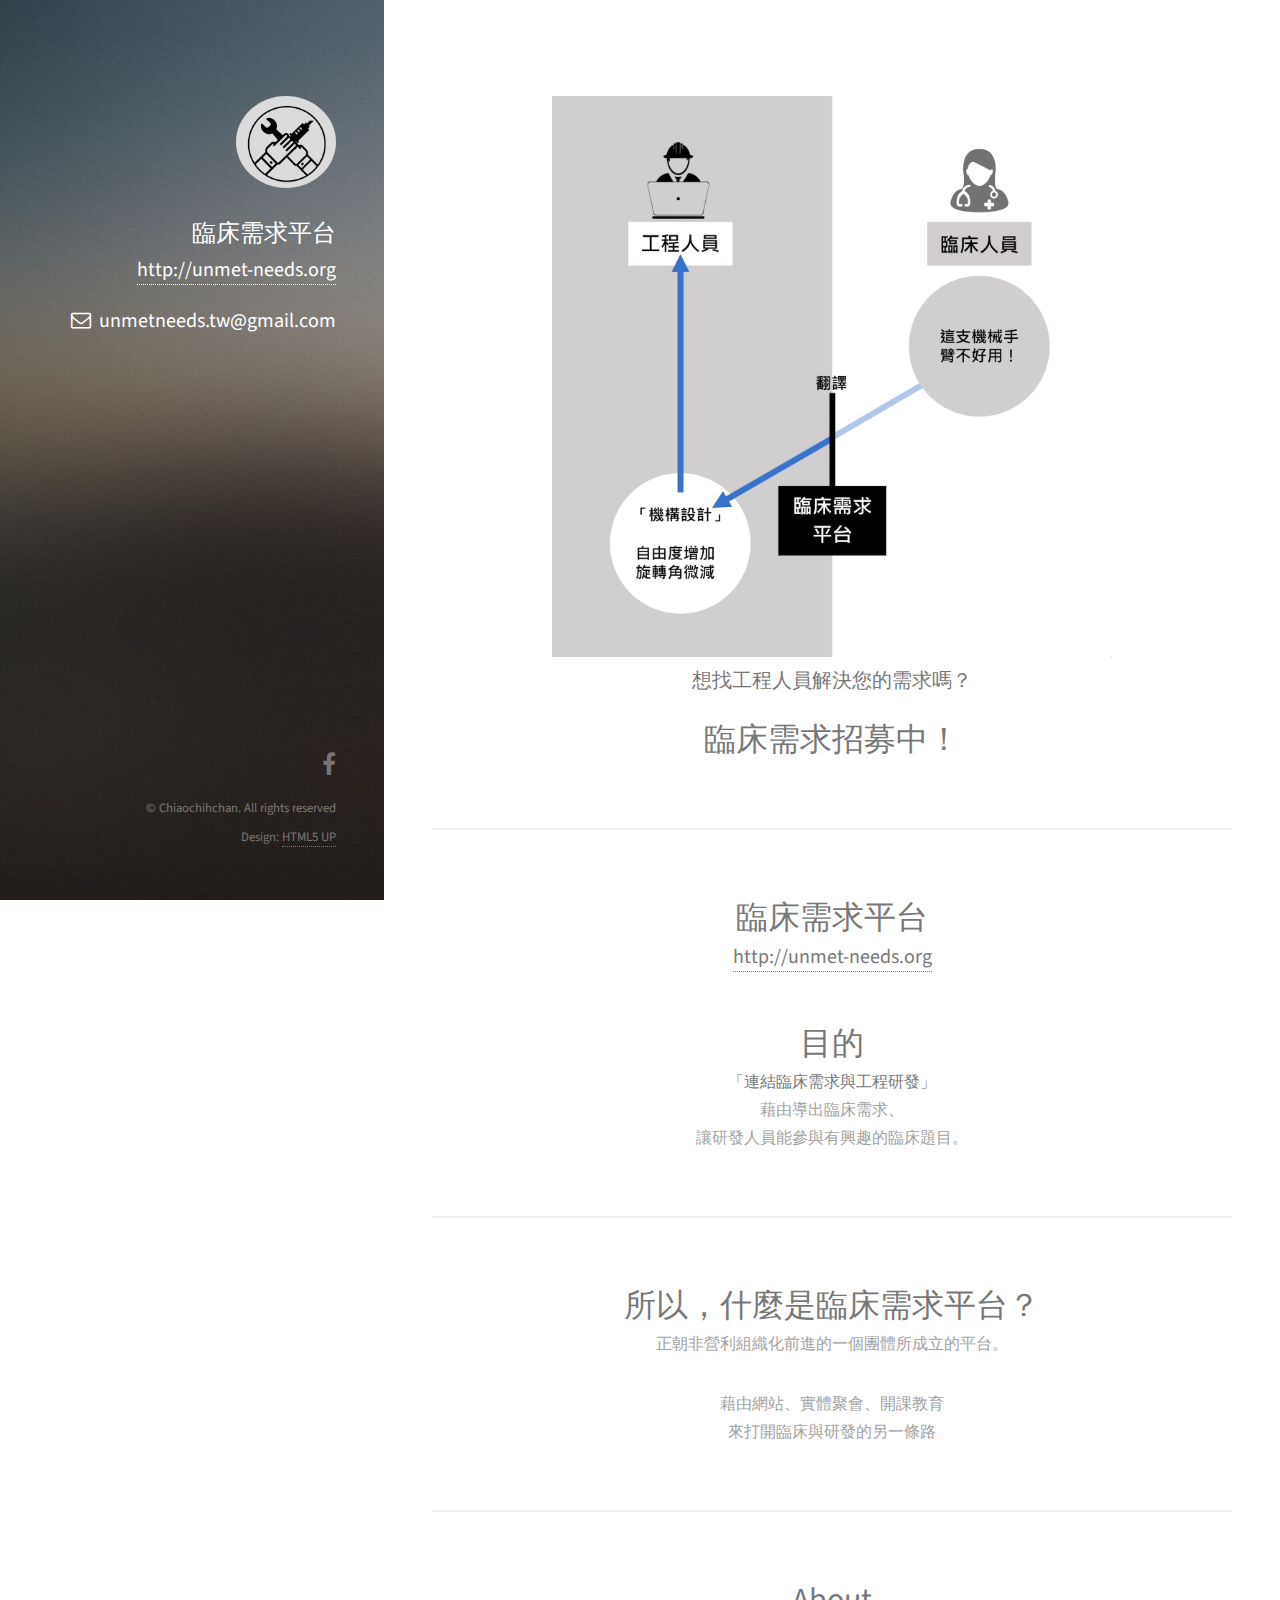
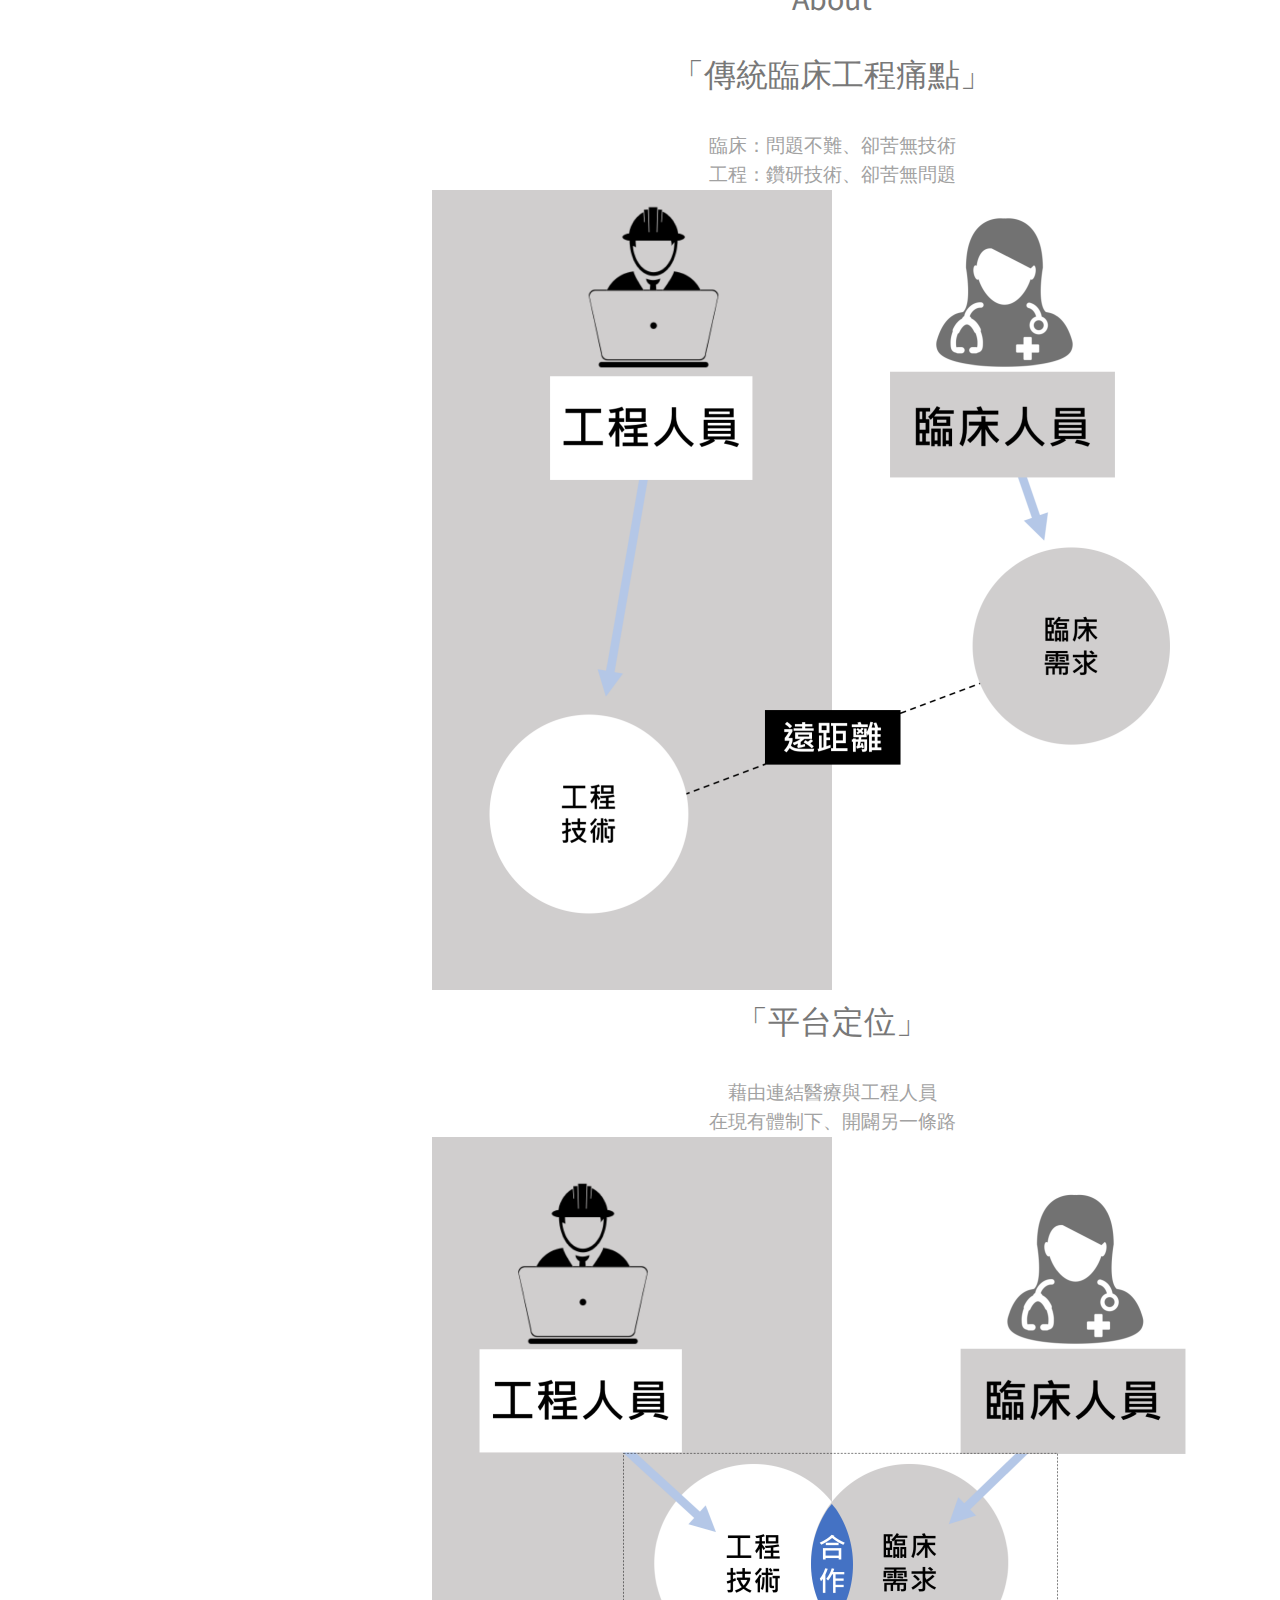
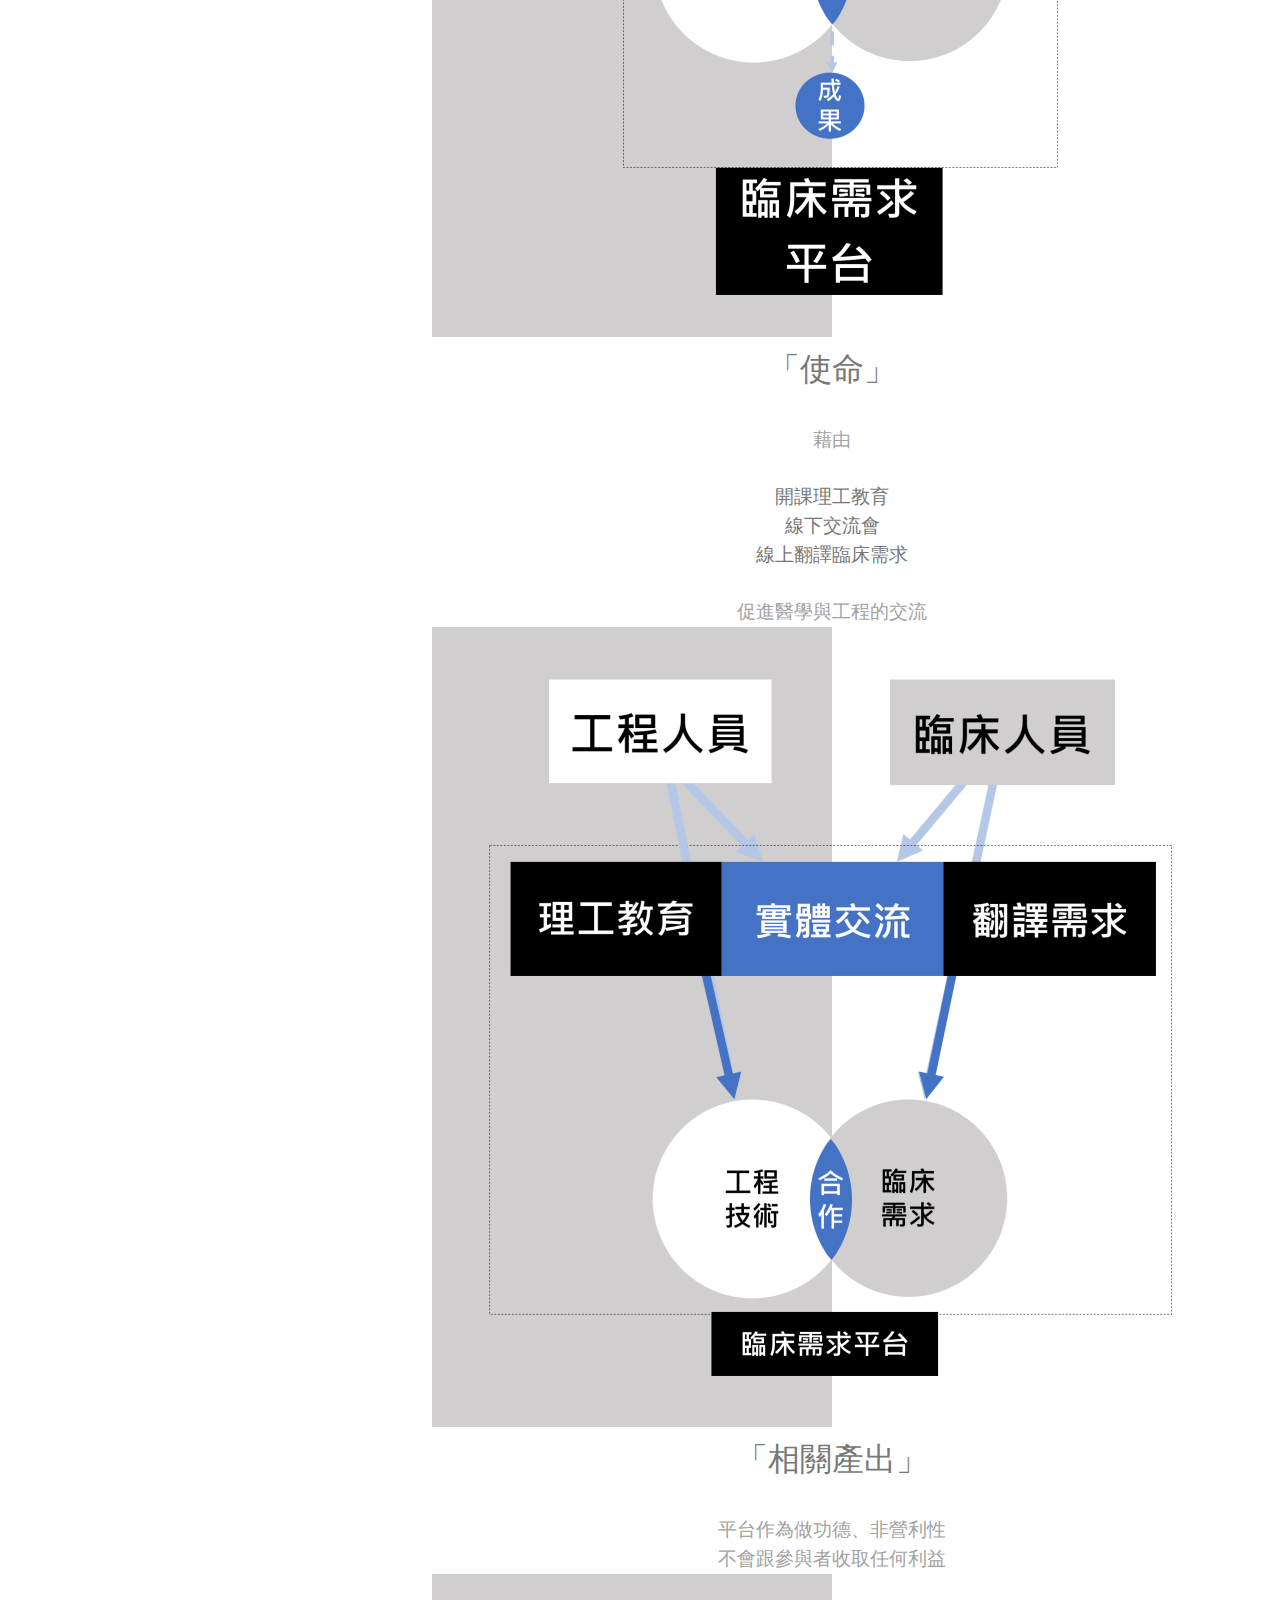
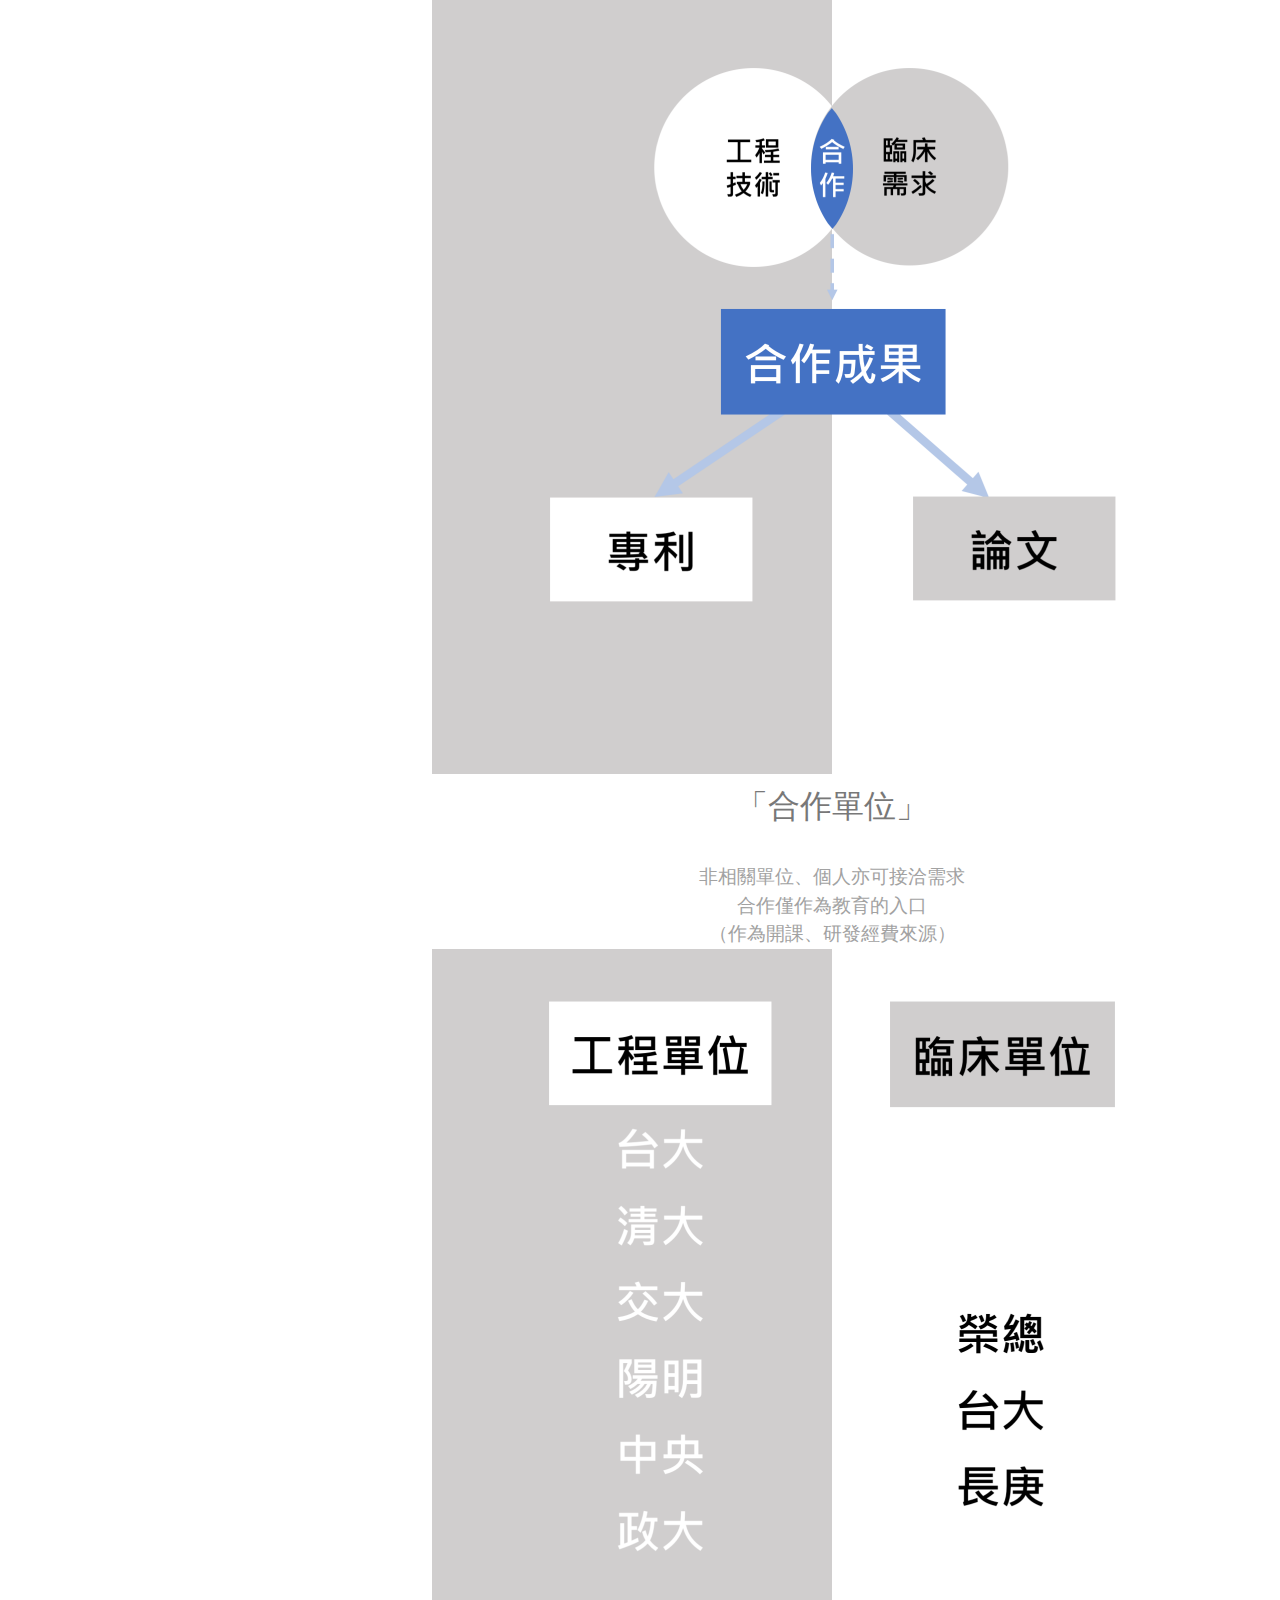
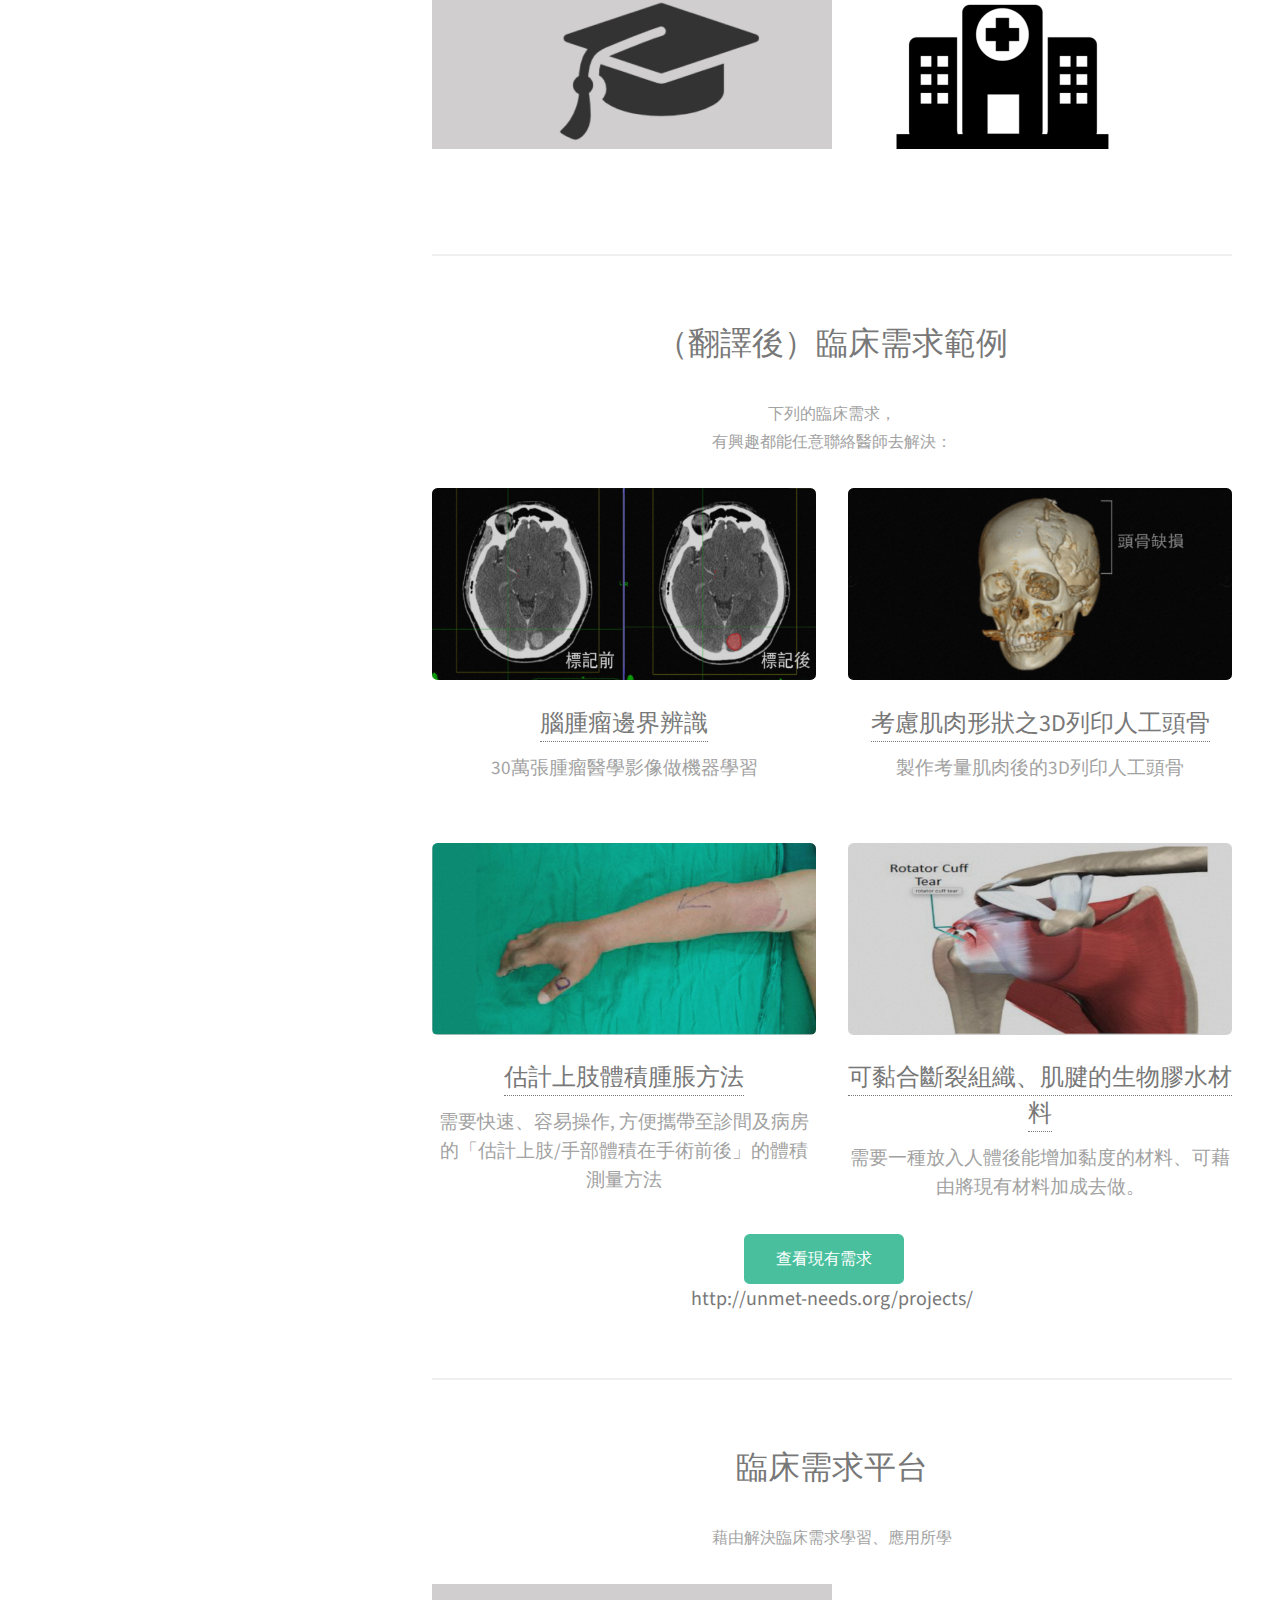
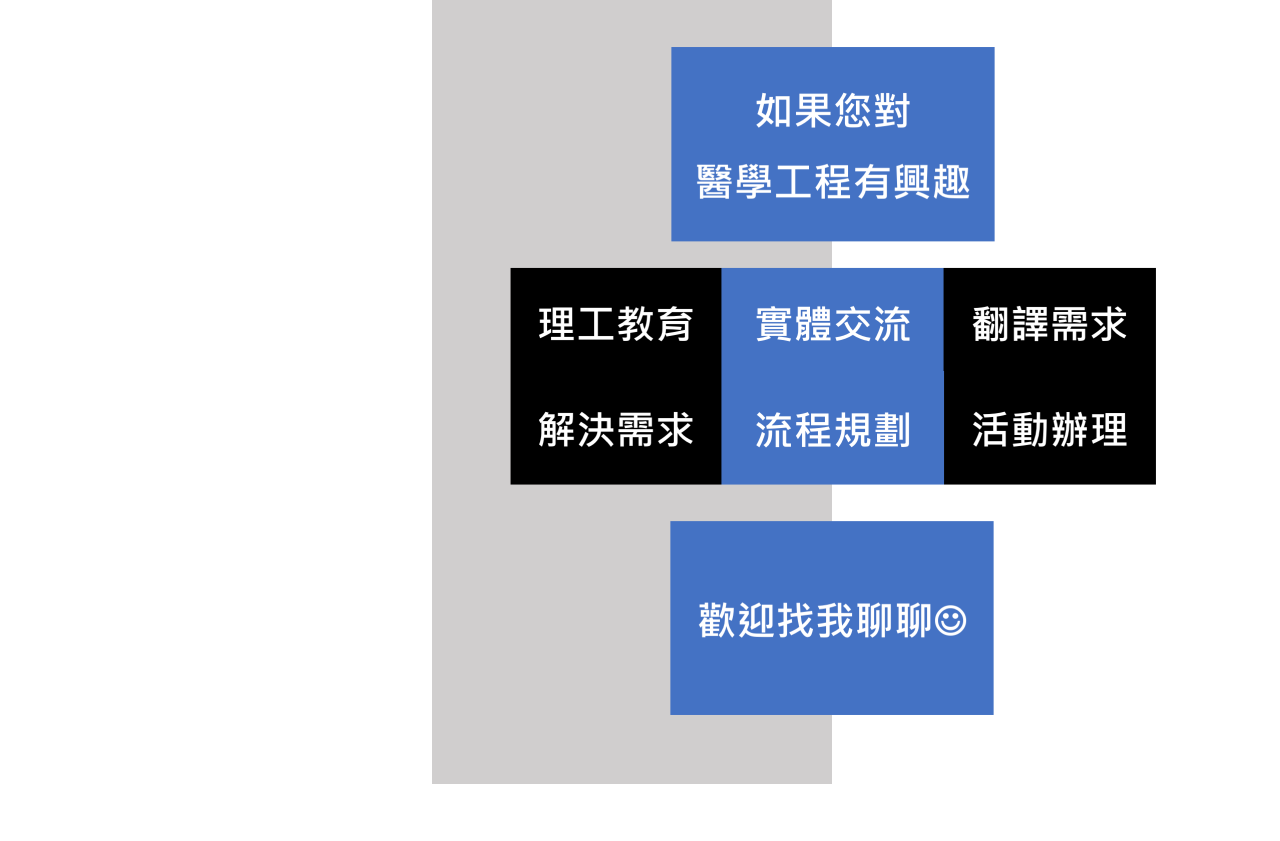
<file: index.html>
<!DOCTYPE HTML>
<!--
    Strata by HTML5 UP
    html5up.net | @ajlkn
    Free for personal and commercial use under the CCA 3.0 license (html5up.net/license)
-->
<html>

<head>
    <title>Unmet-needs.org介紹頁面</title>
    <meta charset="utf-8" />
    <link rel="icon" href="images/web-logo.png">
    <meta name="description" content="拓展臨床的可能性、串連臨床需求與所需技能。">
    <meta name="viewport" content="width=device-width, initial-scale=1" />
    <!--[if lte IE 8]><script src="assets/js/ie/html5shiv.js"></script><![endif]-->
    <link rel="stylesheet" href="assets/css/main.css" />
    <!--[if lte IE 8]><link rel="stylesheet" href="assets/css/ie8.css" /><![endif]-->
</head>

<body id="top">
    <!-- Header -->
    <header id="header">
        <div class="inner">
            <a href="#" class="image avatar"><img src="images/logo.png" alt="" /></a>
            <h1><strong>臨床需求平台</strong></h1>
            <!-- <p><a href="http://unmet-needs.org" class="image avatar" style="margin: 0;">臨床需求平台</a>發起人<br>專長：臨床需求翻譯、prototyping</p> -->
            <h3><a href="http://unmet-needs.org" >http://unmet-needs.org</a></h3>
            <h3 class="icon fa-envelope-o"><span class="label">Email</span>&nbsp&nbspunmetneeds.tw@gmail.com</h3>
        </div>
    </header>
    <!-- Main -->
    <div id="main">
        <!-- One -->
        <div style="text-align: center;">
             <img src="images/demo.png" style="width:70%;">
            <h3>想找工程人員解決您的需求嗎？</h3>
            <h2>臨床需求招募中！</h2>
        </div>
        <section id="one" style="text-align: center;">
            <header class="major">
                <h2 style="margin: 0;">臨床需求平台</h2>
                <h3><a href="http://unmet-needs.org" >http://unmet-needs.org</a></h3>
            </header>
            <br>
            <h2 style="margin: 0;">目的</h2>
            <p><strong>「連結臨床需求與工程研發」</strong>
                <br>藉由導出臨床需求、
                <br>讓研發人員能參與有興趣的臨床題目。</p>
        </section>
        <section id="five" style="text-align: center;">
            <h2 style="margin: 0;">所以，什麼是臨床需求平台？</h2>
            <p>正朝非營利組織化前進的一個團體所成立的平台。</p>
            <p>藉由網站、實體聚會、開課教育
                <br>來打開臨床與研發的另一條路</p>
        </section>
        <section id="four" style="text-align: center;">
            <header class="major" style="text-align: center;">
                <h2 style="margin: 0;">About</h2>
            </header>
            <br>
            <div class="row" style="text-align: center;">
                <article class="12u 12u$(xsmall) work-item">
                    <h2><strong>「傳統臨床工程痛點」</strong></h2>
                    <p>臨床：問題不難、卻苦無技術</p>
                    <p>工程：鑽研技術、卻苦無問題</p>
                    <img src="images/Structure/00.png" style="width:100%;">
                    <h2><strong>「平台定位」</strong></h2>
                    <p>藉由連結醫療與工程人員</p>
                    <p>在現有體制下、開闢另一條路</p>
                    <img src="images/Structure/01.png" style="width:100%;">
                    <h2><strong>「使命」</strong></h2>
                    <p>藉由
                        <br>
                        <br><strong>開課理工教育</strong>
                        <br><strong>線下交流會</strong>
                        <br><strong>線上翻譯臨床需求</strong>
                        <br>
                        <br>促進醫學與工程的交流</p>
                    <img src="images/Structure/05.png" style="width:100%;">
                    <h2> <strong>「相關產出」</strong></h2>
                    <p>平台作為做功德、非營利性
                        <br>不會跟參與者收取任何利益</p>
                    <img src="images/Structure/02.png" style="width:100%;">
                    <h2><strong>「合作單位」</strong></h2>
                    <p>非相關單位、個人亦可接洽需求
                        <br>合作僅作為教育的入口
                        <br>（作為開課、研發經費來源）</p>
                    <img src="images/Structure/03.png" style="width:100%;">
                </article>
                <br>
            </div>
        </section>
        <!-- Two -->
        <section id="two" style="text-align: center;">
            <h2>（翻譯後）臨床需求範例</h2>
            <p>下列的臨床需求，
                <br>有興趣都能任意聯絡醫師去解決：</p>
            <div class="row">
                <article class="6u 12u$(xsmall) work-item">
                    <a href="images/thumbs/01.png" class="image fit thumb"><img src="images/thumbs/01.png" alt="" /></a>
                    <h3><a href="http://unmet-needs.org/need-distinguish-the-border-of-tumors/" >腦腫瘤邊界辨識</a></h3>
                    <p>30萬張腫瘤醫學影像做機器學習
                        <br>
                    </p>
                    <br>
                </article>
                <article class="6u$ 12u$(xsmall) work-item">
                    <a href="images/thumbs/02.png" class="image fit thumb"><img src="images/thumbs/02.png" alt="" /></a>
                    <h3><a href="http://unmet-needs.org/need-3dprinting-headbone/">考慮肌肉形狀之3D列印人工頭骨</a></h3>
                    <p>製作考量肌肉後的3D列印人工頭骨</p>
                </article>
                <article class="6u 12u$(xsmall) work-item">
                    <a href="images/thumbs/03.png" class="image fit thumb"><img src="images/thumbs/03.png" alt="" /></a>
                    <h3><a href="http://unmet-needs.org/need-estimate-the-volume-of-upper-limbs/">估計上肢體積腫脹方法</a></h3>
                    <p>需要快速、容易操作, 方便攜帶至診間及病房的「估計上肢/手部體積在手術前後」的體積測量方法</p>
                </article>
                <article class="6u$ 12u$(xsmall) work-item">
                    <a href="images/thumbs/04.png" class="image fit thumb"><img src="images/thumbs/04.png" alt="" /></a>
                    <h3><a href="http://unmet-needs.org/need-the-material-of-gel-to-glue-broken-tissues-and-tendons/">可黏合斷裂組織、肌腱的生物膠水材料</a></h3>
                    <p>需要一種放入人體後能增加黏度的材料、可藉由將現有材料加成去做。</p>
                </article>
            </div>
            <ul class="actions">
                <li><a href="http://unmet-needs.org/projects/" class="button special">查看現有需求</a></li>
                <br>
                <h3>http://unmet-needs.org/projects/</h3>
            </ul>
        </section>
        <section id="three" style="text-align: center;">
            <h2>臨床需求平台</h2>
            <p>藉由解決臨床需求學習、應用所學</p>
            <img src="images/Structure/04.png" style="width:100%;">
        </section>
    </div>
    <!-- Footer -->
    <footer id="footer">
        <div class="inner">
            <ul class="icons">
                <li><a href="https://www.facebook.com/ciaochih.chan" class="icon fa-facebook"><span class="label">Facebook</span></a></li>
        </div>
        <ul class="copyright">
            <li>&copy; Chiaochihchan. All rights reserved</li>
            <li>Design: <a href="http://html5up.net">HTML5 UP</a></li>
        </ul>
    </footer>
    <!-- Scripts -->
    <script src="assets/js/jquery.min.js"></script>
    <script src="assets/js/jquery.poptrox.min.js"></script>
    <script src="assets/js/skel.min.js"></script>
    <script src="assets/js/util.js"></script>
    <script src="assets/js/main.js"></script>
</body>

</html>
</file>
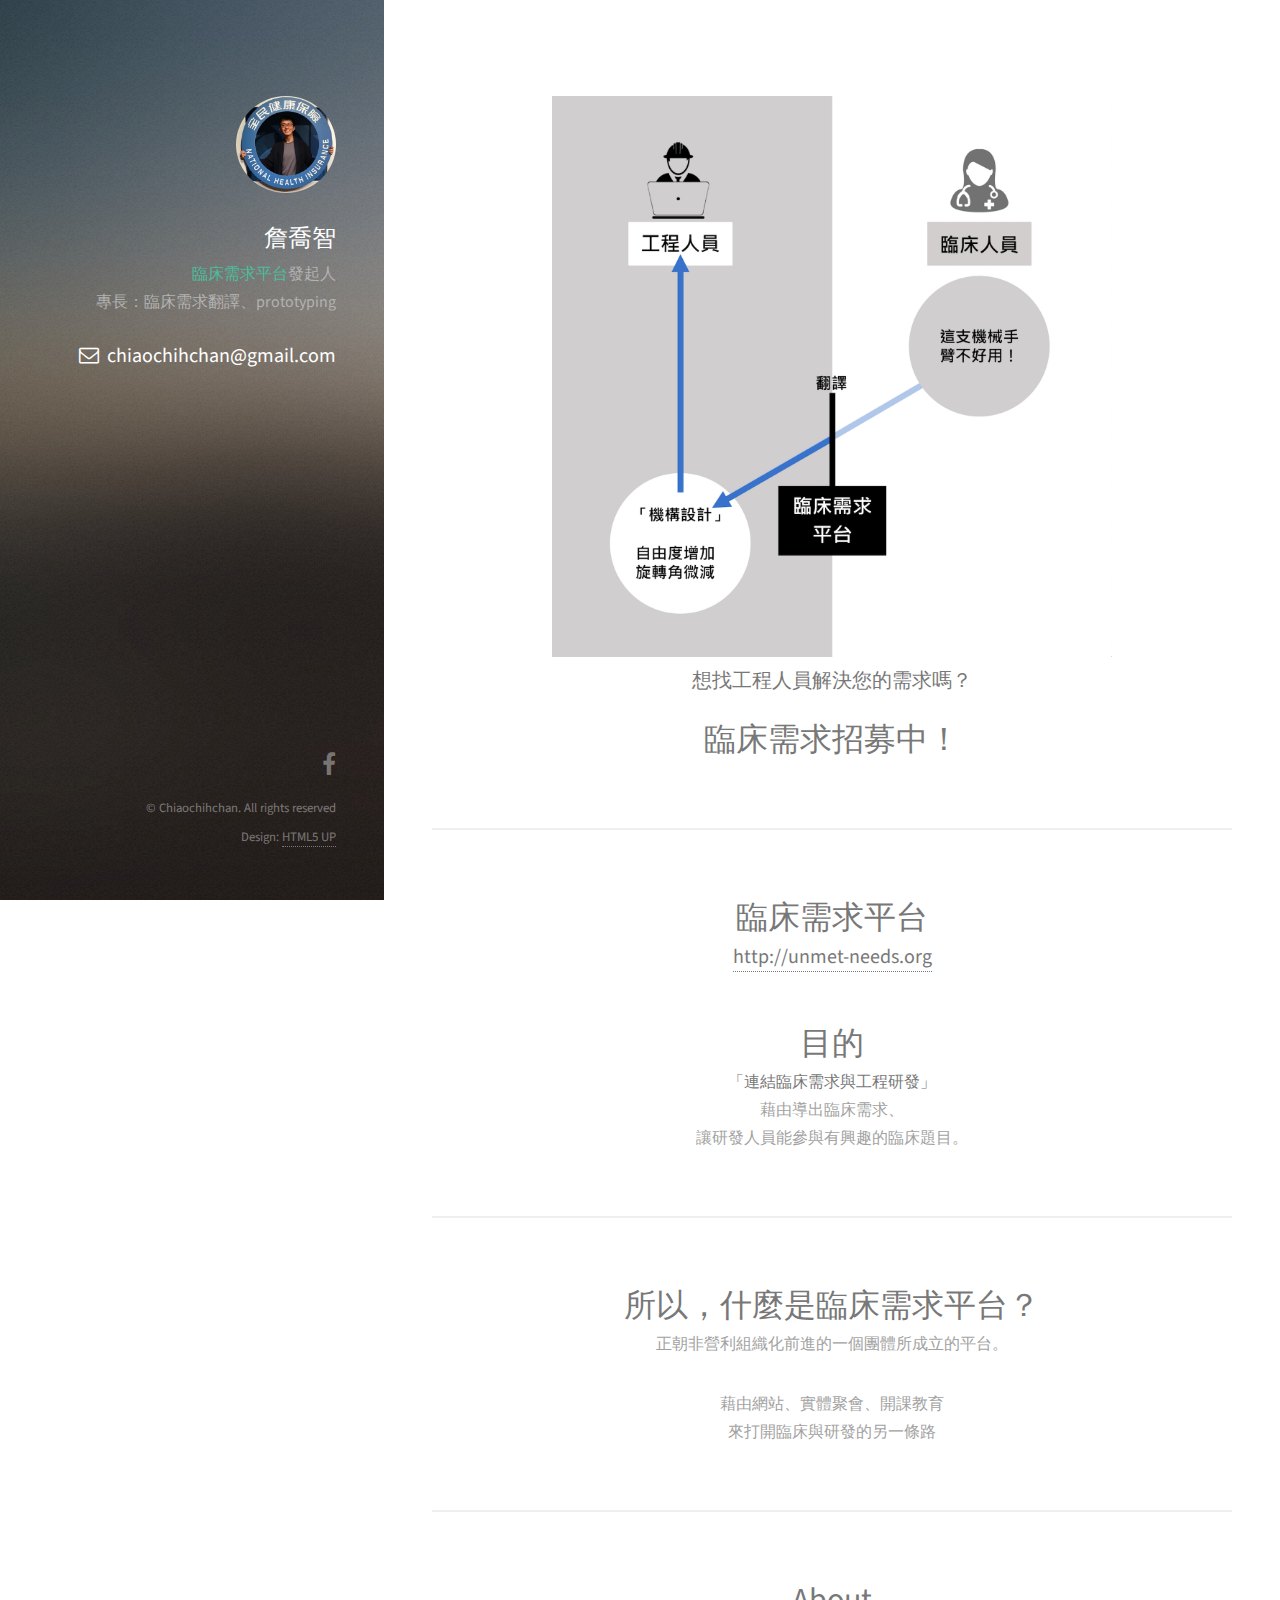
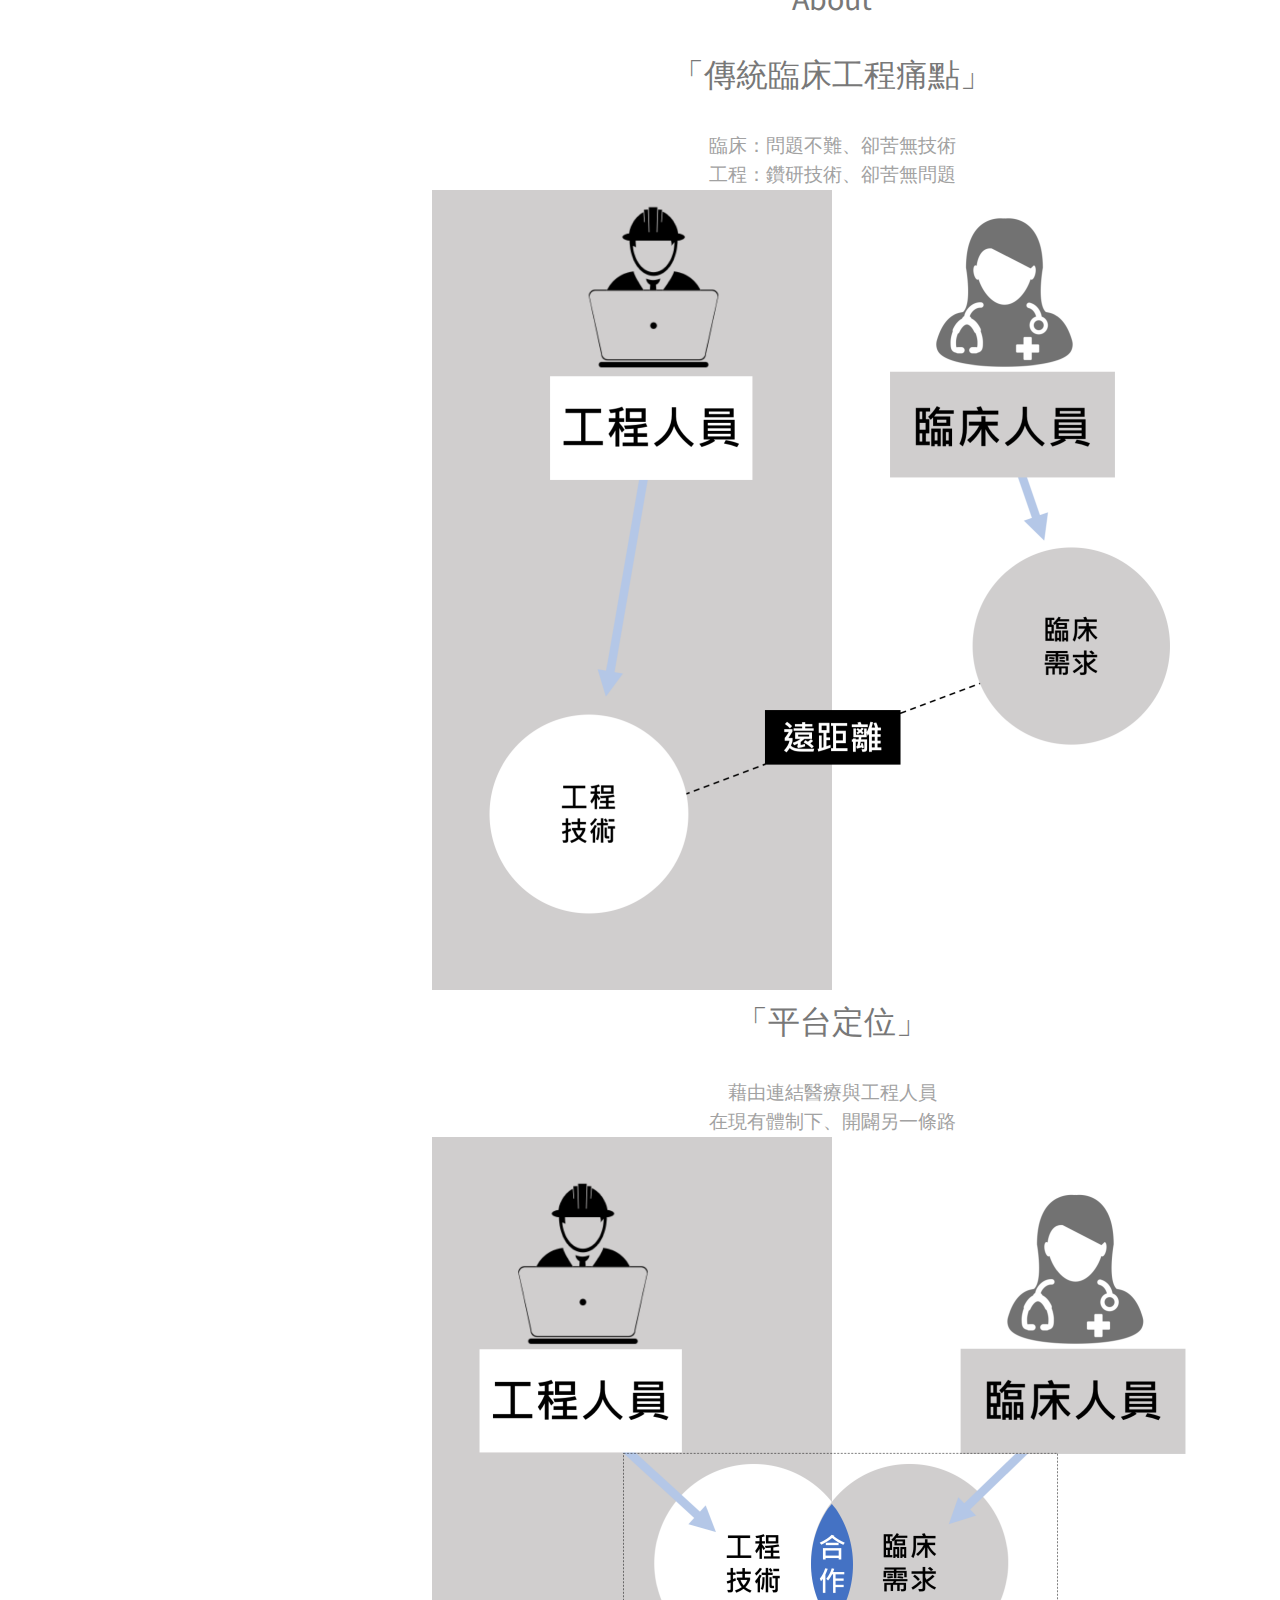
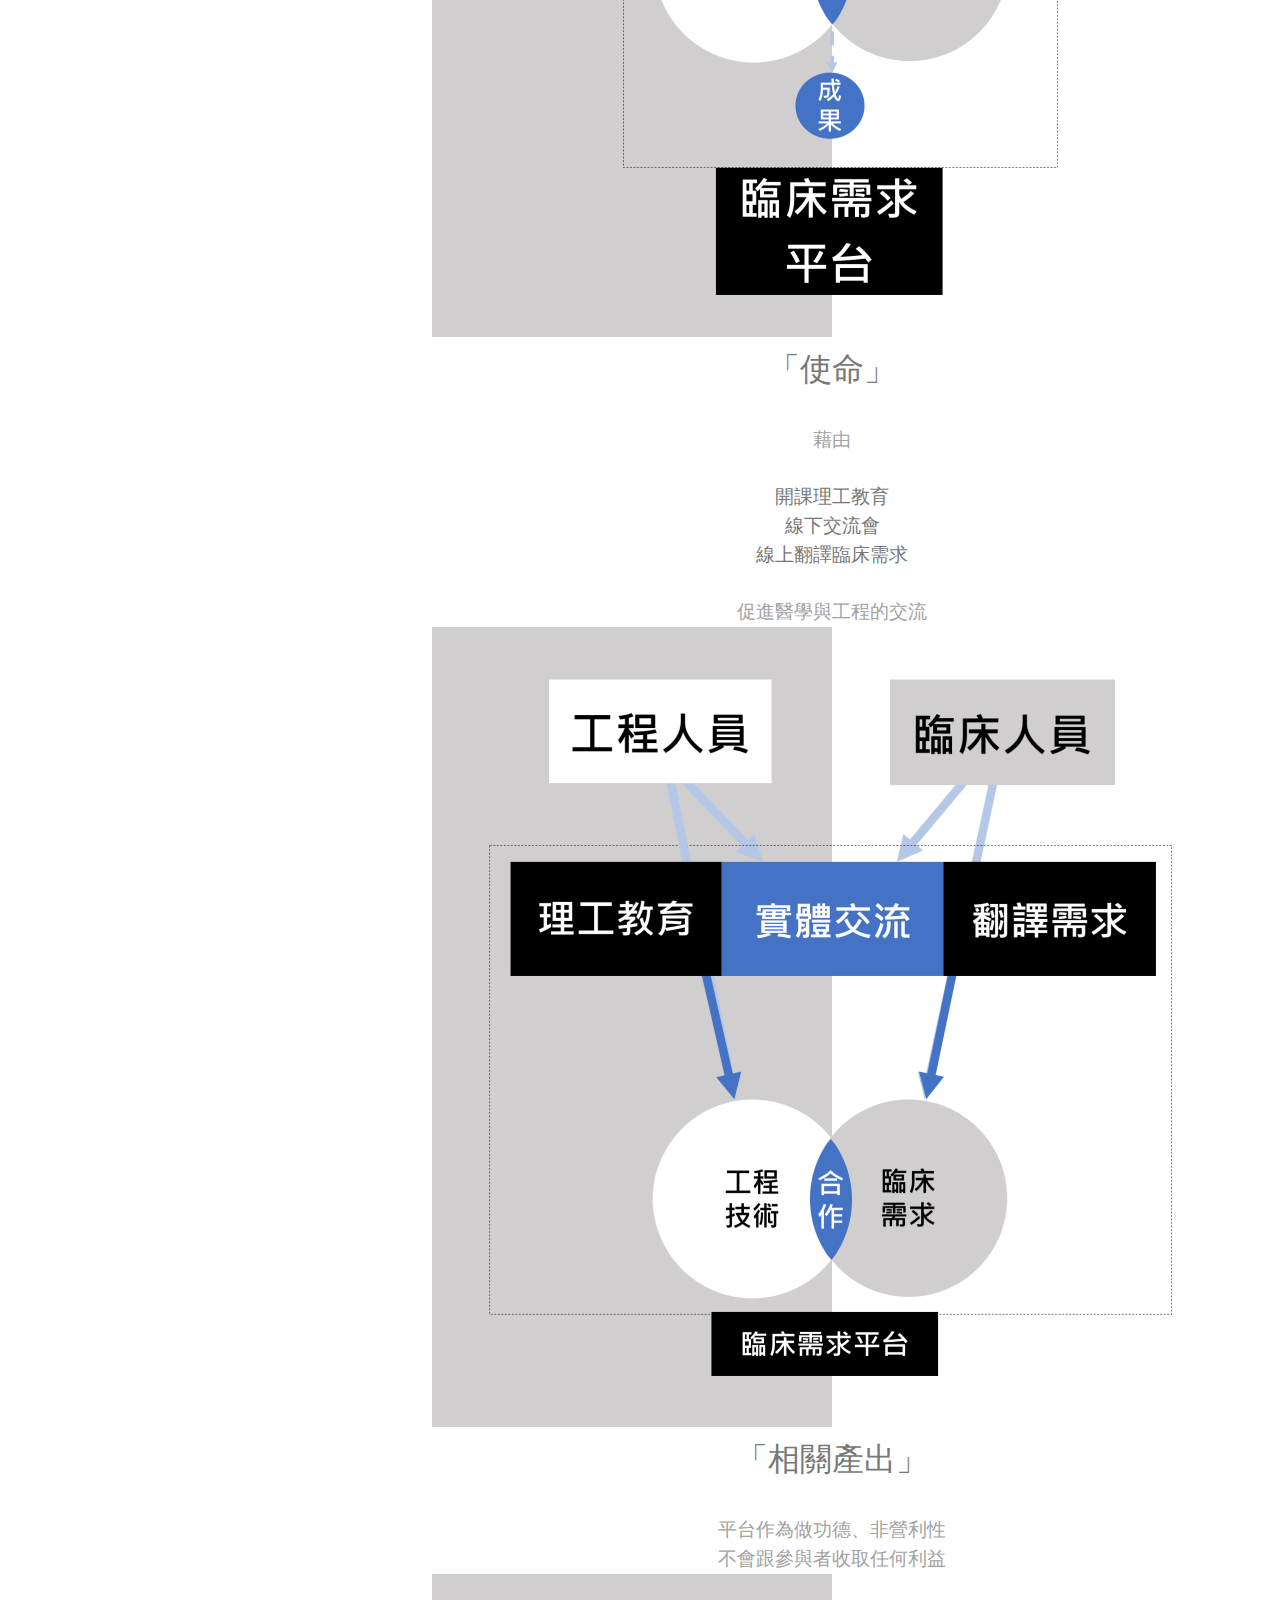
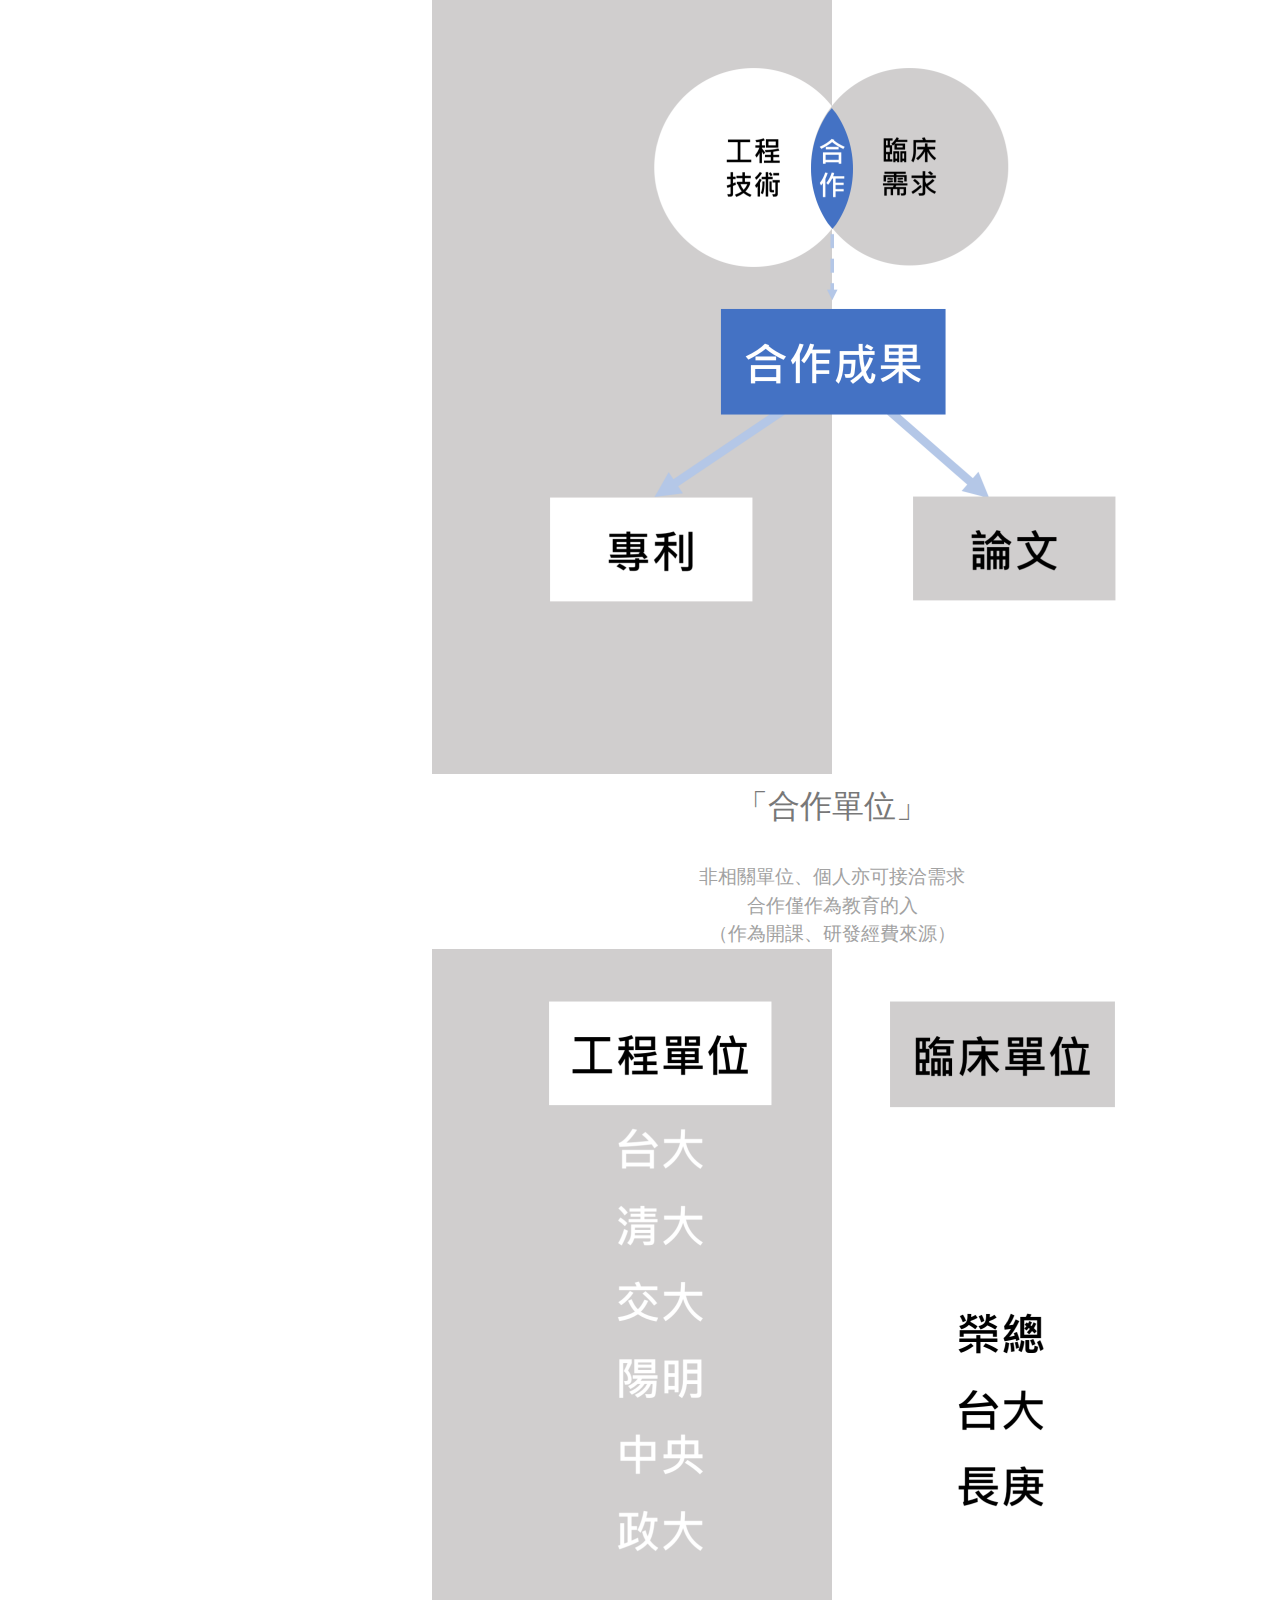
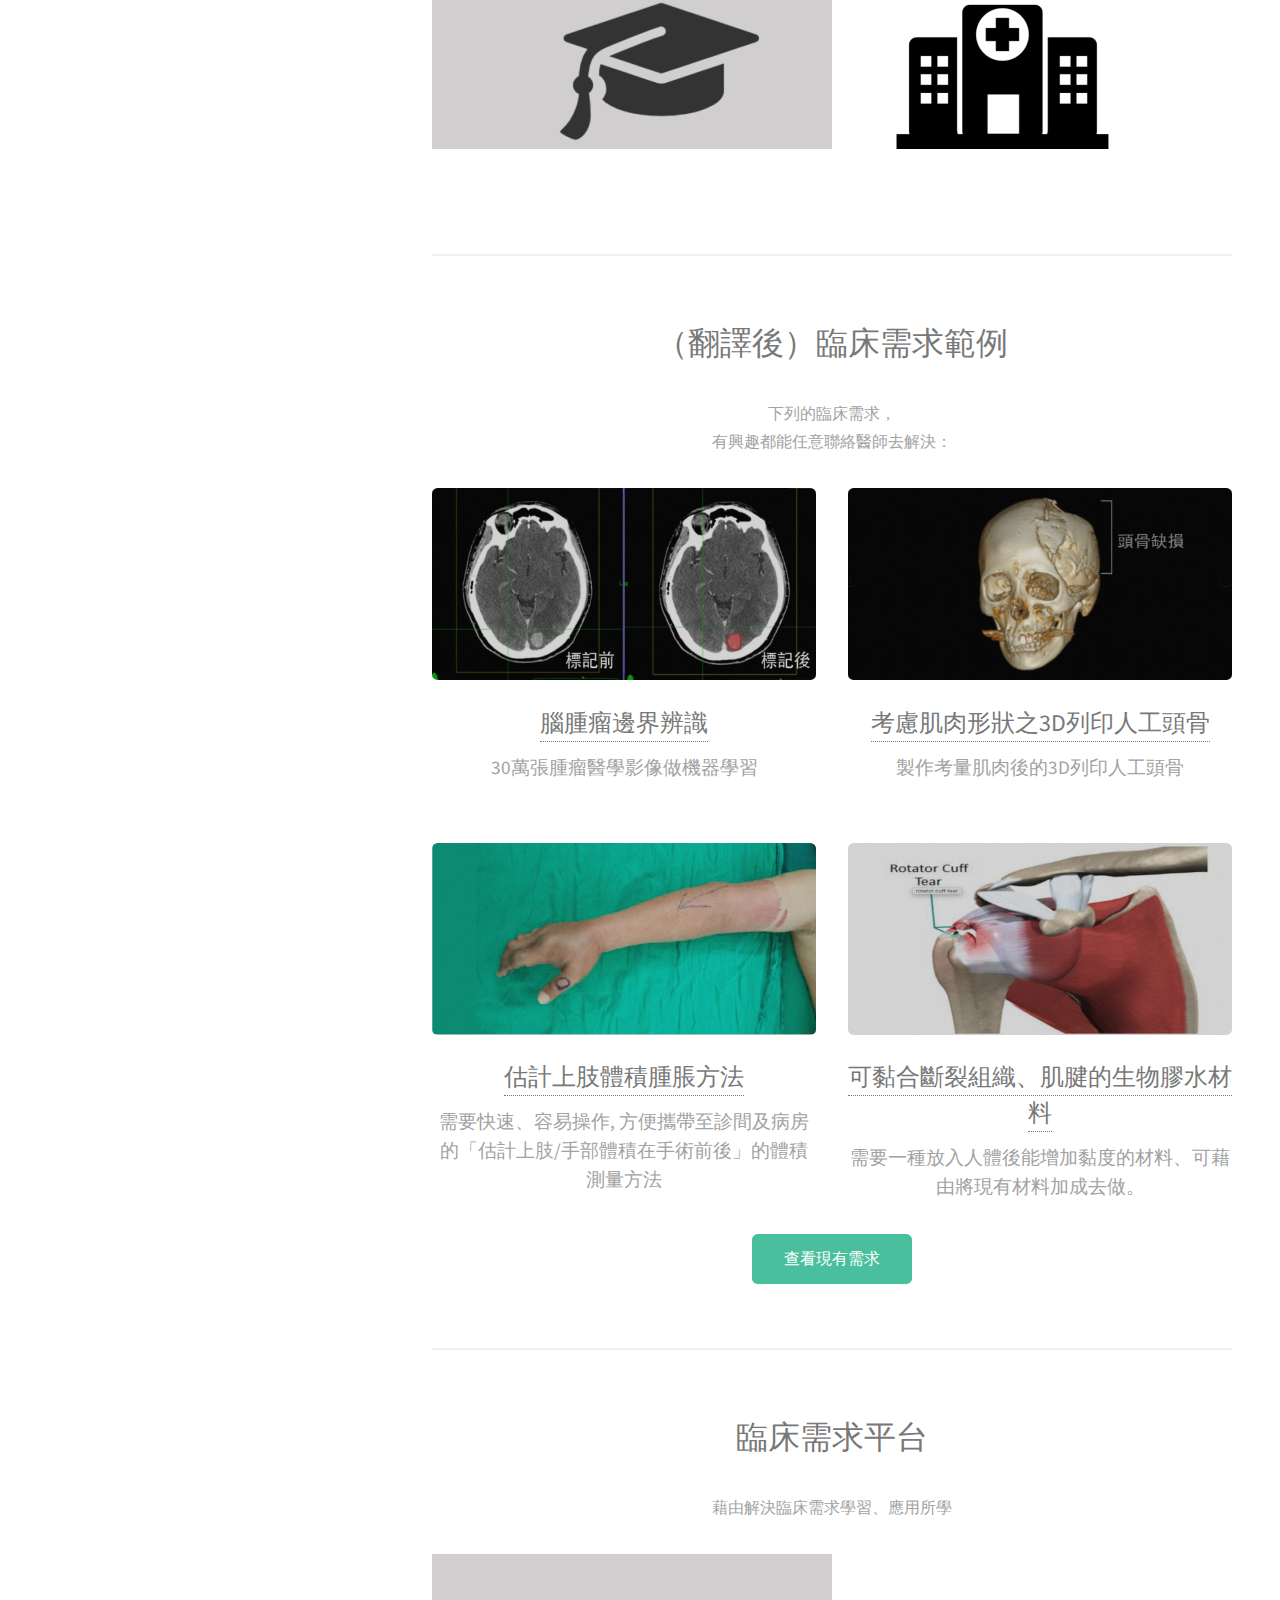
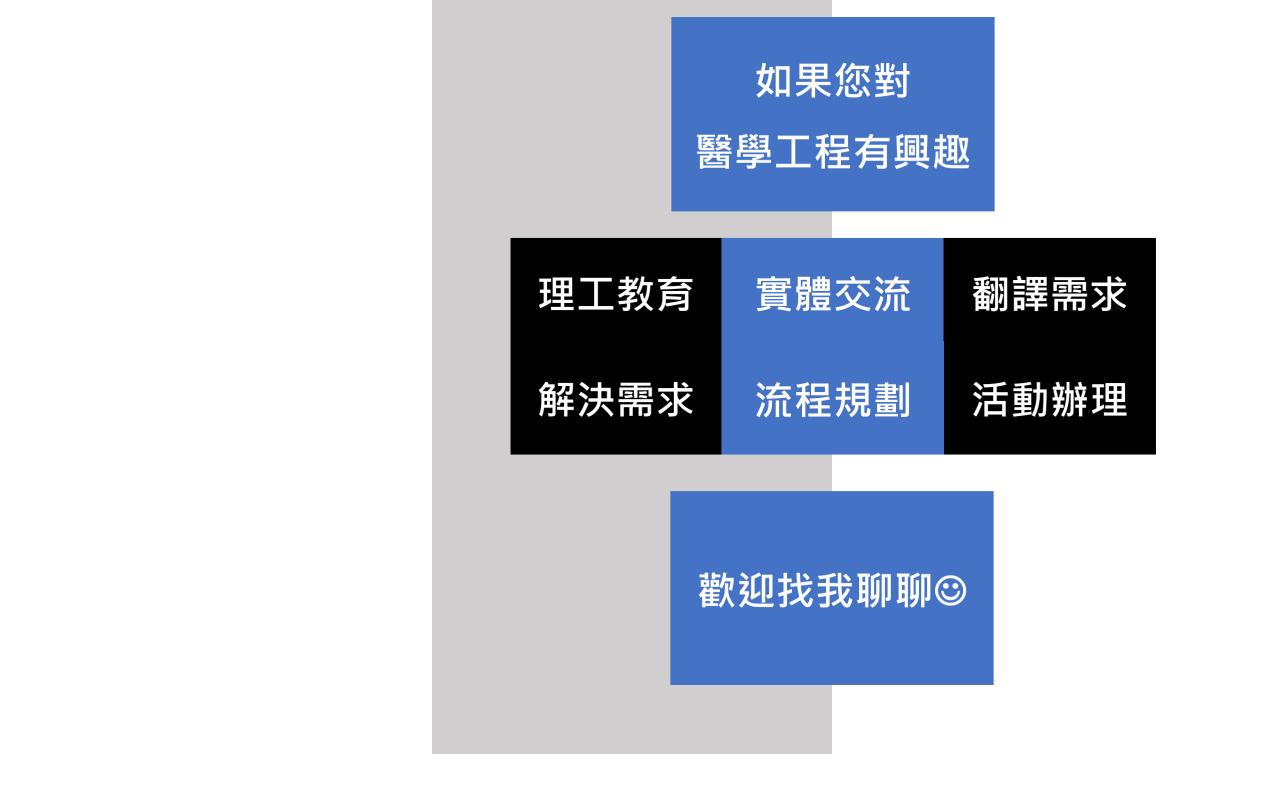
<file: George.html>
<!DOCTYPE HTML>
<!--
    Strata by HTML5 UP
    html5up.net | @ajlkn
    Free for personal and commercial use under the CCA 3.0 license (html5up.net/license)
-->
<html>

<head>
    <title>Unmet-needs.org 電子名片：George</title>
    <meta charset="utf-8" />
    <link rel="icon" href="images/web-logo.png">
    <meta name="description" content="拓展臨床的可能性、串連臨床需求與所需技能。">
    <meta name="viewport" content="width=device-width, initial-scale=1" />
    <!--[if lte IE 8]><script src="assets/js/ie/html5shiv.js"></script><![endif]-->
    <link rel="stylesheet" href="assets/css/main.css" />
    <!--[if lte IE 8]><link rel="stylesheet" href="assets/css/ie8.css" /><![endif]-->
</head>

<body id="top">
    <!-- Header -->
    <header id="header">
        <div class="inner">
            <a href="#" class="image avatar"><img src="images/2017healthbankhackersong.jpg" alt="" /></a>
            <h1><strong>詹喬智</strong></h1>
            <p><a href="http://unmet-needs.org" class="image avatar" style="margin: 0;">臨床需求平台</a>發起人
                <br>專長：臨床需求翻譯、prototyping
            </p>
            <h3 class="icon fa-envelope-o"><span class="label">Email</span>&nbsp&nbspchiaochihchan@gmail.com</h3>
        </div>
    </header>
    <!-- Main -->
    <div id="main">
        <!-- One -->
        <div style="text-align: center;">
             <img src="images/demo.png" style="width:70%;">
            <h3>想找工程人員解決您的需求嗎？</h3>
            <h2>臨床需求招募中！</h2>
        </div>
        <section id="one" style="text-align: center;">
            <header class="major">
                <h2 style="margin: 0;">臨床需求平台</h2>
                <h3><a href="http://unmet-needs.org" >http://unmet-needs.org</a></h3>
            </header>
            <br>
            <h2 style="margin: 0;">目的</h2>
            <p><strong>「連結臨床需求與工程研發」</strong>
                <br>藉由導出臨床需求、
                <br>讓研發人員能參與有興趣的臨床題目。</p>
        </section>
        <section id="five" style="text-align: center;">
            <h2 style="margin: 0;">所以，什麼是臨床需求平台？</h2>
            <p>正朝非營利組織化前進的一個團體所成立的平台。</p>
            <p>藉由網站、實體聚會、開課教育
                <br>來打開臨床與研發的另一條路</p>
        </section>
        <section id="four" style="text-align: center;">
            <header class="major" style="text-align: center;">
                <h2 style="margin: 0;">About</h2>
            </header>
            <br>
            <div class="row" style="text-align: center;">
                <article class="12u 12u$(xsmall) work-item">
                    <h2><strong>「傳統臨床工程痛點」</strong></h2>
                    <p>臨床：問題不難、卻苦無技術</p>
                    <p>工程：鑽研技術、卻苦無問題</p>
                    <img src="images/Structure/00.png" style="width:100%;">
                    <h2><strong>「平台定位」</strong></h2>
                    <p>藉由連結醫療與工程人員</p>
                    <p>在現有體制下、開闢另一條路</p>
                    <img src="images/Structure/01.png" style="width:100%;">
                    <h2><strong>「使命」</strong></h2>
                    <p>藉由
                        <br>
                        <br><strong>開課理工教育</strong>
                        <br><strong>線下交流會</strong>
                        <br><strong>線上翻譯臨床需求</strong>
                        <br>
                        <br>促進醫學與工程的交流</p>
                    <img src="images/Structure/05.png" style="width:100%;">
                    <h2> <strong>「相關產出」</strong></h2>
                    <p>平台作為做功德、非營利性
                        <br>不會跟參與者收取任何利益</p>
                    <img src="images/Structure/02.png" style="width:100%;">
                    <h2><strong>「合作單位」</strong></h2>
                    <p>非相關單位、個人亦可接洽需求
                        <br>合作僅作為教育的入
                        <br>（作為開課、研發經費來源）</p>
                    <img src="images/Structure/03.png" style="width:100%;">
                </article>
                <br>
            </div>
        </section>
        <!-- Two -->
        <section id="two" style="text-align: center;">
            <h2>（翻譯後）臨床需求範例</h2>
            <p>下列的臨床需求，
                <br>有興趣都能任意聯絡醫師去解決：</p>
            <div class="row">
                <article class="6u 12u$(xsmall) work-item">
                    <a href="images/thumbs/01.png" class="image fit thumb"><img src="images/thumbs/01.png" alt="" /></a>
                    <h3><a href="http://unmet-needs.org/need-distinguish-the-border-of-tumors/" >腦腫瘤邊界辨識</a></h3>
                    <p>30萬張腫瘤醫學影像做機器學習
                        <br>
                    </p>
                    <br>
                </article>
                <article class="6u$ 12u$(xsmall) work-item">
                    <a href="images/thumbs/02.png" class="image fit thumb"><img src="images/thumbs/02.png" alt="" /></a>
                    <h3><a href="http://unmet-needs.org/need-3dprinting-headbone/">考慮肌肉形狀之3D列印人工頭骨</a></h3>
                    <p>製作考量肌肉後的3D列印人工頭骨</p>
                </article>
                <article class="6u 12u$(xsmall) work-item">
                    <a href="images/thumbs/03.png" class="image fit thumb"><img src="images/thumbs/03.png" alt="" /></a>
                    <h3><a href="http://unmet-needs.org/need-estimate-the-volume-of-upper-limbs/">估計上肢體積腫脹方法</a></h3>
                    <p>需要快速、容易操作, 方便攜帶至診間及病房的「估計上肢/手部體積在手術前後」的體積測量方法</p>
                </article>
                <article class="6u$ 12u$(xsmall) work-item">
                    <a href="images/thumbs/04.png" class="image fit thumb"><img src="images/thumbs/04.png" alt="" /></a>
                    <h3><a href="http://unmet-needs.org/need-the-material-of-gel-to-glue-broken-tissues-and-tendons/">可黏合斷裂組織、肌腱的生物膠水材料</a></h3>
                    <p>需要一種放入人體後能增加黏度的材料、可藉由將現有材料加成去做。</p>
                </article>
            </div>
            <ul class="actions">
                <li><a href="http://unmet-needs.org/projects/" class="button special">查看現有需求</a></li>
            </ul>
        </section>
        <section id="three" style="text-align: center;">
            <h2>臨床需求平台</h2>
            <p>藉由解決臨床需求學習、應用所學</p>
            <img src="images/Structure/04.png" style="width:100%;">
        </section>
    </div>
    <!-- Footer -->
    <footer id="footer">
        <div class="inner">
            <ul class="icons">
                <li><a href="https://www.facebook.com/ciaochih.chan" class="icon fa-facebook"><span class="label">Facebook</span></a></li>
        </div>
        <ul class="copyright">
            <li>&copy; Chiaochihchan. All rights reserved</li>
            <li>Design: <a href="http://html5up.net">HTML5 UP</a></li>
        </ul>
    </footer>
    <!-- Scripts -->
    <script src="assets/js/jquery.min.js"></script>
    <script src="assets/js/jquery.poptrox.min.js"></script>
    <script src="assets/js/skel.min.js"></script>
    <script src="assets/js/util.js"></script>
    <script src="assets/js/main.js"></script>
</body>

</html>
</file>
<file: assets/css/main.css>
@import url("font-awesome.min.css");
@import url("https://fonts.googleapis.com/css?family=Source+Sans+Pro:400,400italic");

/*
	Strata by HTML5 UP
	html5up.net | @ajlkn
	Free for personal and commercial use under the CCA 3.0 license (html5up.net/license)
*/

.mySlides {display: none}
img {vertical-align: middle;}

/* Slideshow container */
.slideshow-container {
  max-width: 1000px;
  position: relative;
  margin: auto;
}

/* Next & previous buttons */
.prev, .next {
  cursor: pointer;
  position: absolute;
  top: 50%;
  width: auto;
  padding: 16px;
  margin-top: -22px;
  color: gray;
  font-weight: bold;
  font-size: 18px;
  transition: 3s ease;
  text-align: ;
  border-radius: 0 3px 3px 0;
}

/* Position the "next button" to the right */
.next {
  right: 0;
  border-radius: 3px 0 0 3px;
}

/* On hover, add a black background color with a little bit see-through */
.prev:hover, .next:hover {
  background-color: rgba(0,0,0,0.8);
}

/* Caption text */
.text {
  color: #f2f2f2;
  font-size: 15px;
  padding: 8px 12px;
  position: absolute;
  bottom: 8px;
  width: 100%;
  text-align: center;
}

/* Number text (1/3 etc) */
.numbertext {
  color: #f2f2f2;
  font-size: 12px;
  padding: 8px 12px;
  position: absolute;
  top: 0;
}


/* Fading animation */
.fade {
  -webkit-animation-name: fade;
  -webkit-animation-duration: 4s;
  animation-name: fade;
  animation-duration: 4s;
}

@-webkit-keyframes fade {
  from {opacity: .7} 
  to {opacity: 1}
}

@keyframes fade {
  from {opacity: .7} 
  to {opacity: 1}
}

/* On smaller screens, decrease text size */
@media only screen and (max-width: 300px) {
  .prev, .next,.text {font-size: 14px}
}

/* Reset */

	html, body, div, span, applet, object, iframe, h1, h2, h3, h4, h5, h6, p, blockquote, pre, a, abbr, acronym, address, big, cite, code, del, dfn, em, img, ins, kbd, q, s, samp, small, strike, strong, sub, sup, tt, var, b, u, i, center, dl, dt, dd, ol, ul, li, fieldset, form, label, legend, table, caption, tbody, tfoot, thead, tr, th, td, article, aside, canvas, details, embed, figure, figcaption, footer, header, hgroup, menu, nav, output, ruby, section, summary, time, mark, audio, video {
		margin: 0;
		padding: 0;
		border: 0;
		font-size: 100%;
		font: inherit;
		vertical-align: baseline;
	}

	article, aside, details, figcaption, figure, footer, header, hgroup, menu, nav, section {
		display: block;
	}

	body {
		line-height: 1;
	}

	ol, ul {
		list-style: none;
	}

	blockquote, q {
		quotes: none;
	}

	blockquote:before, blockquote:after, q:before, q:after {
		content: '';
		content: none;
	}

	table {
		border-collapse: collapse;
		border-spacing: 0;
	}

	body {
		-webkit-text-size-adjust: none;
	}

/* Box Model */

	*, *:before, *:after {
		-moz-box-sizing: border-box;
		-webkit-box-sizing: border-box;
		box-sizing: border-box;
	}

/* Containers */

	.container {
		margin-left: auto;
		margin-right: auto;
	}

	.container.\31 25\25 {
		width: 100%;
		max-width: 1200px;
		min-width: 960px;
	}

	.container.\37 5\25 {
		width: 720px;
	}

	.container.\35 0\25 {
		width: 480px;
	}

	.container.\32 5\25 {
		width: 240px;
	}

	.container {
		width: 960px;
	}

	@media screen and (max-width: 1800px) {

		.container.\31 25\25 {
			width: 100%;
			max-width: 1200px;
			min-width: 960px;
		}

		.container.\37 5\25 {
			width: 720px;
		}

		.container.\35 0\25 {
			width: 480px;
		}

		.container.\32 5\25 {
			width: 240px;
		}

		.container {
			width: 960px;
		}

	}

	@media screen and (max-width: 1280px) {

		.container.\31 25\25 {
			width: 100%;
			max-width: 1200px;
			min-width: 960px;
		}

		.container.\37 5\25 {
			width: 720px;
		}

		.container.\35 0\25 {
			width: 480px;
		}

		.container.\32 5\25 {
			width: 240px;
		}

		.container {
			width: 960px;
		}

	}

	@media screen and (max-width: 980px) {

		.container.\31 25\25 {
			width: 100%;
			max-width: 1200px;
			min-width: 960px;
		}

		.container.\37 5\25 {
			width: 720px;
		}

		.container.\35 0\25 {
			width: 480px;
		}

		.container.\32 5\25 {
			width: 240px;
		}

		.container {
			width: 960px;
		}

	}

	@media screen and (max-width: 736px) {

		.container.\31 25\25 {
			width: 100%;
			max-width: 1200px;
			min-width: 960px;
		}

		.container.\37 5\25 {
			width: 720px;
		}

		.container.\35 0\25 {
			width: 480px;
		}

		.container.\32 5\25 {
			width: 240px;
		}

		.container {
			width: 960px;
		}

	}

	@media screen and (max-width: 480px) {

		.container.\31 25\25 {
			width: 100%;
			max-width: 1200px;
			min-width: 960px;
		}

		.container.\37 5\25 {
			width: 720px;
		}

		.container.\35 0\25 {
			width: 480px;
		}

		.container.\32 5\25 {
			width: 240px;
		}

		.container {
			width: 960px;
		}

	}

/* Grid */

	.row {
		border-bottom: solid 1px transparent;
		-moz-box-sizing: border-box;
		-webkit-box-sizing: border-box;
		box-sizing: border-box;
	}

	.row > * {
		float: left;
		-moz-box-sizing: border-box;
		-webkit-box-sizing: border-box;
		box-sizing: border-box;
	}

	.row:after, .row:before {
		content: '';
		display: block;
		clear: both;
		height: 0;
	}

	.row.uniform > * > :first-child {
		margin-top: 0;
	}

	.row.uniform > * > :last-child {
		margin-bottom: 0;
	}

	.row.\30 \25 > * {
		padding: 0 0 0 0em;
	}

	.row.\30 \25 {
		margin: 0 0 -1px 0em;
	}

	.row.uniform.\30 \25 > * {
		padding: 0em 0 0 0em;
	}

	.row.uniform.\30 \25 {
		margin: 0em 0 -1px 0em;
	}

	.row > * {
		padding: 0 0 0 2.5em;
	}

	.row {
		margin: 0 0 -1px -2.5em;
	}

	.row.uniform > * {
		padding: 2.5em 0 0 2.5em;
	}

	.row.uniform {
		margin: -2.5em 0 -1px -2.5em;
	}

	.row.\32 00\25 > * {
		padding: 0 0 0 5em;
	}

	.row.\32 00\25 {
		margin: 0 0 -1px -5em;
	}

	.row.uniform.\32 00\25 > * {
		padding: 5em 0 0 5em;
	}

	.row.uniform.\32 00\25 {
		margin: -5em 0 -1px -5em;
	}

	.row.\31 50\25 > * {
		padding: 0 0 0 3.75em;
	}

	.row.\31 50\25 {
		margin: 0 0 -1px -3.75em;
	}

	.row.uniform.\31 50\25 > * {
		padding: 3.75em 0 0 3.75em;
	}

	.row.uniform.\31 50\25 {
		margin: -3.75em 0 -1px -3.75em;
	}

	.row.\35 0\25 > * {
		padding: 0 0 0 1.25em;
	}

	.row.\35 0\25 {
		margin: 0 0 -1px -1.25em;
	}

	.row.uniform.\35 0\25 > * {
		padding: 1.25em 0 0 1.25em;
	}

	.row.uniform.\35 0\25 {
		margin: -1.25em 0 -1px -1.25em;
	}

	.row.\32 5\25 > * {
		padding: 0 0 0 0.625em;
	}

	.row.\32 5\25 {
		margin: 0 0 -1px -0.625em;
	}

	.row.uniform.\32 5\25 > * {
		padding: 0.625em 0 0 0.625em;
	}

	.row.uniform.\32 5\25 {
		margin: -0.625em 0 -1px -0.625em;
	}

	.\31 2u, .\31 2u\24 {
		width: 100%;
		clear: none;
		margin-left: 0;
	}

	.\31 1u, .\31 1u\24 {
		width: 91.6666666667%;
		clear: none;
		margin-left: 0;
	}

	.\31 0u, .\31 0u\24 {
		width: 83.3333333333%;
		clear: none;
		margin-left: 0;
	}

	.\39 u, .\39 u\24 {
		width: 75%;
		clear: none;
		margin-left: 0;
	}

	.\38 u, .\38 u\24 {
		width: 66.6666666667%;
		clear: none;
		margin-left: 0;
	}

	.\37 u, .\37 u\24 {
		width: 58.3333333333%;
		clear: none;
		margin-left: 0;
	}

	.\36 u, .\36 u\24 {
		width: 50%;
		clear: none;
		margin-left: 0;
	}

	.\35 u, .\35 u\24 {
		width: 41.6666666667%;
		clear: none;
		margin-left: 0;
	}

	.\34 u, .\34 u\24 {
		width: 33.3333333333%;
		clear: none;
		margin-left: 0;
	}

	.\33 u, .\33 u\24 {
		width: 25%;
		clear: none;
		margin-left: 0;
	}

	.\32 u, .\32 u\24 {
		width: 16.6666666667%;
		clear: none;
		margin-left: 0;
	}

	.\31 u, .\31 u\24 {
		width: 8.3333333333%;
		clear: none;
		margin-left: 0;
	}

	.\31 2u\24 + *,
	.\31 1u\24 + *,
	.\31 0u\24 + *,
	.\39 u\24 + *,
	.\38 u\24 + *,
	.\37 u\24 + *,
	.\36 u\24 + *,
	.\35 u\24 + *,
	.\34 u\24 + *,
	.\33 u\24 + *,
	.\32 u\24 + *,
	.\31 u\24 + * {
		clear: left;
	}

	.\-11u {
		margin-left: 91.66667%;
	}

	.\-10u {
		margin-left: 83.33333%;
	}

	.\-9u {
		margin-left: 75%;
	}

	.\-8u {
		margin-left: 66.66667%;
	}

	.\-7u {
		margin-left: 58.33333%;
	}

	.\-6u {
		margin-left: 50%;
	}

	.\-5u {
		margin-left: 41.66667%;
	}

	.\-4u {
		margin-left: 33.33333%;
	}

	.\-3u {
		margin-left: 25%;
	}

	.\-2u {
		margin-left: 16.66667%;
	}

	.\-1u {
		margin-left: 8.33333%;
	}

	@media screen and (max-width: 1800px) {

		.row > * {
			padding: 0 0 0 2.5em;
		}

		.row {
			margin: 0 0 -1px -2.5em;
		}

		.row.uniform > * {
			padding: 2.5em 0 0 2.5em;
		}

		.row.uniform {
			margin: -2.5em 0 -1px -2.5em;
		}

		.row.\32 00\25 > * {
			padding: 0 0 0 5em;
		}

		.row.\32 00\25 {
			margin: 0 0 -1px -5em;
		}

		.row.uniform.\32 00\25 > * {
			padding: 5em 0 0 5em;
		}

		.row.uniform.\32 00\25 {
			margin: -5em 0 -1px -5em;
		}

		.row.\31 50\25 > * {
			padding: 0 0 0 3.75em;
		}

		.row.\31 50\25 {
			margin: 0 0 -1px -3.75em;
		}

		.row.uniform.\31 50\25 > * {
			padding: 3.75em 0 0 3.75em;
		}

		.row.uniform.\31 50\25 {
			margin: -3.75em 0 -1px -3.75em;
		}

		.row.\35 0\25 > * {
			padding: 0 0 0 1.25em;
		}

		.row.\35 0\25 {
			margin: 0 0 -1px -1.25em;
		}

		.row.uniform.\35 0\25 > * {
			padding: 1.25em 0 0 1.25em;
		}

		.row.uniform.\35 0\25 {
			margin: -1.25em 0 -1px -1.25em;
		}

		.row.\32 5\25 > * {
			padding: 0 0 0 0.625em;
		}

		.row.\32 5\25 {
			margin: 0 0 -1px -0.625em;
		}

		.row.uniform.\32 5\25 > * {
			padding: 0.625em 0 0 0.625em;
		}

		.row.uniform.\32 5\25 {
			margin: -0.625em 0 -1px -0.625em;
		}

		.\31 2u\28xlarge\29, .\31 2u\24\28xlarge\29 {
			width: 100%;
			clear: none;
			margin-left: 0;
		}

		.\31 1u\28xlarge\29, .\31 1u\24\28xlarge\29 {
			width: 91.6666666667%;
			clear: none;
			margin-left: 0;
		}

		.\31 0u\28xlarge\29, .\31 0u\24\28xlarge\29 {
			width: 83.3333333333%;
			clear: none;
			margin-left: 0;
		}

		.\39 u\28xlarge\29, .\39 u\24\28xlarge\29 {
			width: 75%;
			clear: none;
			margin-left: 0;
		}

		.\38 u\28xlarge\29, .\38 u\24\28xlarge\29 {
			width: 66.6666666667%;
			clear: none;
			margin-left: 0;
		}

		.\37 u\28xlarge\29, .\37 u\24\28xlarge\29 {
			width: 58.3333333333%;
			clear: none;
			margin-left: 0;
		}

		.\36 u\28xlarge\29, .\36 u\24\28xlarge\29 {
			width: 50%;
			clear: none;
			margin-left: 0;
		}

		.\35 u\28xlarge\29, .\35 u\24\28xlarge\29 {
			width: 41.6666666667%;
			clear: none;
			margin-left: 0;
		}

		.\34 u\28xlarge\29, .\34 u\24\28xlarge\29 {
			width: 33.3333333333%;
			clear: none;
			margin-left: 0;
		}

		.\33 u\28xlarge\29, .\33 u\24\28xlarge\29 {
			width: 25%;
			clear: none;
			margin-left: 0;
		}

		.\32 u\28xlarge\29, .\32 u\24\28xlarge\29 {
			width: 16.6666666667%;
			clear: none;
			margin-left: 0;
		}

		.\31 u\28xlarge\29, .\31 u\24\28xlarge\29 {
			width: 8.3333333333%;
			clear: none;
			margin-left: 0;
		}

		.\31 2u\24\28xlarge\29 + *,
		.\31 1u\24\28xlarge\29 + *,
		.\31 0u\24\28xlarge\29 + *,
		.\39 u\24\28xlarge\29 + *,
		.\38 u\24\28xlarge\29 + *,
		.\37 u\24\28xlarge\29 + *,
		.\36 u\24\28xlarge\29 + *,
		.\35 u\24\28xlarge\29 + *,
		.\34 u\24\28xlarge\29 + *,
		.\33 u\24\28xlarge\29 + *,
		.\32 u\24\28xlarge\29 + *,
		.\31 u\24\28xlarge\29 + * {
			clear: left;
		}

		.\-11u\28xlarge\29 {
			margin-left: 91.66667%;
		}

		.\-10u\28xlarge\29 {
			margin-left: 83.33333%;
		}

		.\-9u\28xlarge\29 {
			margin-left: 75%;
		}

		.\-8u\28xlarge\29 {
			margin-left: 66.66667%;
		}

		.\-7u\28xlarge\29 {
			margin-left: 58.33333%;
		}

		.\-6u\28xlarge\29 {
			margin-left: 50%;
		}

		.\-5u\28xlarge\29 {
			margin-left: 41.66667%;
		}

		.\-4u\28xlarge\29 {
			margin-left: 33.33333%;
		}

		.\-3u\28xlarge\29 {
			margin-left: 25%;
		}

		.\-2u\28xlarge\29 {
			margin-left: 16.66667%;
		}

		.\-1u\28xlarge\29 {
			margin-left: 8.33333%;
		}

	}

	@media screen and (max-width: 1280px) {

		.row > * {
			padding: 0 0 0 2em;
		}

		.row {
			margin: 0 0 -1px -2em;
		}

		.row.uniform > * {
			padding: 2em 0 0 2em;
		}

		.row.uniform {
			margin: -2em 0 -1px -2em;
		}

		.row.\32 00\25 > * {
			padding: 0 0 0 4em;
		}

		.row.\32 00\25 {
			margin: 0 0 -1px -4em;
		}

		.row.uniform.\32 00\25 > * {
			padding: 4em 0 0 4em;
		}

		.row.uniform.\32 00\25 {
			margin: -4em 0 -1px -4em;
		}

		.row.\31 50\25 > * {
			padding: 0 0 0 3em;
		}

		.row.\31 50\25 {
			margin: 0 0 -1px -3em;
		}

		.row.uniform.\31 50\25 > * {
			padding: 3em 0 0 3em;
		}

		.row.uniform.\31 50\25 {
			margin: -3em 0 -1px -3em;
		}

		.row.\35 0\25 > * {
			padding: 0 0 0 1em;
		}

		.row.\35 0\25 {
			margin: 0 0 -1px -1em;
		}

		.row.uniform.\35 0\25 > * {
			padding: 1em 0 0 1em;
		}

		.row.uniform.\35 0\25 {
			margin: -1em 0 -1px -1em;
		}

		.row.\32 5\25 > * {
			padding: 0 0 0 0.5em;
		}

		.row.\32 5\25 {
			margin: 0 0 -1px -0.5em;
		}

		.row.uniform.\32 5\25 > * {
			padding: 0.5em 0 0 0.5em;
		}

		.row.uniform.\32 5\25 {
			margin: -0.5em 0 -1px -0.5em;
		}

		.\31 2u\28large\29, .\31 2u\24\28large\29 {
			width: 100%;
			clear: none;
			margin-left: 0;
		}

		.\31 1u\28large\29, .\31 1u\24\28large\29 {
			width: 91.6666666667%;
			clear: none;
			margin-left: 0;
		}

		.\31 0u\28large\29, .\31 0u\24\28large\29 {
			width: 83.3333333333%;
			clear: none;
			margin-left: 0;
		}

		.\39 u\28large\29, .\39 u\24\28large\29 {
			width: 75%;
			clear: none;
			margin-left: 0;
		}

		.\38 u\28large\29, .\38 u\24\28large\29 {
			width: 66.6666666667%;
			clear: none;
			margin-left: 0;
		}

		.\37 u\28large\29, .\37 u\24\28large\29 {
			width: 58.3333333333%;
			clear: none;
			margin-left: 0;
		}

		.\36 u\28large\29, .\36 u\24\28large\29 {
			width: 50%;
			clear: none;
			margin-left: 0;
		}

		.\35 u\28large\29, .\35 u\24\28large\29 {
			width: 41.6666666667%;
			clear: none;
			margin-left: 0;
		}

		.\34 u\28large\29, .\34 u\24\28large\29 {
			width: 33.3333333333%;
			clear: none;
			margin-left: 0;
		}

		.\33 u\28large\29, .\33 u\24\28large\29 {
			width: 25%;
			clear: none;
			margin-left: 0;
		}

		.\32 u\28large\29, .\32 u\24\28large\29 {
			width: 16.6666666667%;
			clear: none;
			margin-left: 0;
		}

		.\31 u\28large\29, .\31 u\24\28large\29 {
			width: 8.3333333333%;
			clear: none;
			margin-left: 0;
		}

		.\31 2u\24\28large\29 + *,
		.\31 1u\24\28large\29 + *,
		.\31 0u\24\28large\29 + *,
		.\39 u\24\28large\29 + *,
		.\38 u\24\28large\29 + *,
		.\37 u\24\28large\29 + *,
		.\36 u\24\28large\29 + *,
		.\35 u\24\28large\29 + *,
		.\34 u\24\28large\29 + *,
		.\33 u\24\28large\29 + *,
		.\32 u\24\28large\29 + *,
		.\31 u\24\28large\29 + * {
			clear: left;
		}

		.\-11u\28large\29 {
			margin-left: 91.66667%;
		}

		.\-10u\28large\29 {
			margin-left: 83.33333%;
		}

		.\-9u\28large\29 {
			margin-left: 75%;
		}

		.\-8u\28large\29 {
			margin-left: 66.66667%;
		}

		.\-7u\28large\29 {
			margin-left: 58.33333%;
		}

		.\-6u\28large\29 {
			margin-left: 50%;
		}

		.\-5u\28large\29 {
			margin-left: 41.66667%;
		}

		.\-4u\28large\29 {
			margin-left: 33.33333%;
		}

		.\-3u\28large\29 {
			margin-left: 25%;
		}

		.\-2u\28large\29 {
			margin-left: 16.66667%;
		}

		.\-1u\28large\29 {
			margin-left: 8.33333%;
		}

	}

	@media screen and (max-width: 980px) {

		.row > * {
			padding: 0 0 0 2em;
		}

		.row {
			margin: 0 0 -1px -2em;
		}

		.row.uniform > * {
			padding: 2em 0 0 2em;
		}

		.row.uniform {
			margin: -2em 0 -1px -2em;
		}

		.row.\32 00\25 > * {
			padding: 0 0 0 4em;
		}

		.row.\32 00\25 {
			margin: 0 0 -1px -4em;
		}

		.row.uniform.\32 00\25 > * {
			padding: 4em 0 0 4em;
		}

		.row.uniform.\32 00\25 {
			margin: -4em 0 -1px -4em;
		}

		.row.\31 50\25 > * {
			padding: 0 0 0 3em;
		}

		.row.\31 50\25 {
			margin: 0 0 -1px -3em;
		}

		.row.uniform.\31 50\25 > * {
			padding: 3em 0 0 3em;
		}

		.row.uniform.\31 50\25 {
			margin: -3em 0 -1px -3em;
		}

		.row.\35 0\25 > * {
			padding: 0 0 0 1em;
		}

		.row.\35 0\25 {
			margin: 0 0 -1px -1em;
		}

		.row.uniform.\35 0\25 > * {
			padding: 1em 0 0 1em;
		}

		.row.uniform.\35 0\25 {
			margin: -1em 0 -1px -1em;
		}

		.row.\32 5\25 > * {
			padding: 0 0 0 0.5em;
		}

		.row.\32 5\25 {
			margin: 0 0 -1px -0.5em;
		}

		.row.uniform.\32 5\25 > * {
			padding: 0.5em 0 0 0.5em;
		}

		.row.uniform.\32 5\25 {
			margin: -0.5em 0 -1px -0.5em;
		}

		.\31 2u\28medium\29, .\31 2u\24\28medium\29 {
			width: 100%;
			clear: none;
			margin-left: 0;
		}

		.\31 1u\28medium\29, .\31 1u\24\28medium\29 {
			width: 91.6666666667%;
			clear: none;
			margin-left: 0;
		}

		.\31 0u\28medium\29, .\31 0u\24\28medium\29 {
			width: 83.3333333333%;
			clear: none;
			margin-left: 0;
		}

		.\39 u\28medium\29, .\39 u\24\28medium\29 {
			width: 75%;
			clear: none;
			margin-left: 0;
		}

		.\38 u\28medium\29, .\38 u\24\28medium\29 {
			width: 66.6666666667%;
			clear: none;
			margin-left: 0;
		}

		.\37 u\28medium\29, .\37 u\24\28medium\29 {
			width: 58.3333333333%;
			clear: none;
			margin-left: 0;
		}

		.\36 u\28medium\29, .\36 u\24\28medium\29 {
			width: 50%;
			clear: none;
			margin-left: 0;
		}

		.\35 u\28medium\29, .\35 u\24\28medium\29 {
			width: 41.6666666667%;
			clear: none;
			margin-left: 0;
		}

		.\34 u\28medium\29, .\34 u\24\28medium\29 {
			width: 33.3333333333%;
			clear: none;
			margin-left: 0;
		}

		.\33 u\28medium\29, .\33 u\24\28medium\29 {
			width: 25%;
			clear: none;
			margin-left: 0;
		}

		.\32 u\28medium\29, .\32 u\24\28medium\29 {
			width: 16.6666666667%;
			clear: none;
			margin-left: 0;
		}

		.\31 u\28medium\29, .\31 u\24\28medium\29 {
			width: 8.3333333333%;
			clear: none;
			margin-left: 0;
		}

		.\31 2u\24\28medium\29 + *,
		.\31 1u\24\28medium\29 + *,
		.\31 0u\24\28medium\29 + *,
		.\39 u\24\28medium\29 + *,
		.\38 u\24\28medium\29 + *,
		.\37 u\24\28medium\29 + *,
		.\36 u\24\28medium\29 + *,
		.\35 u\24\28medium\29 + *,
		.\34 u\24\28medium\29 + *,
		.\33 u\24\28medium\29 + *,
		.\32 u\24\28medium\29 + *,
		.\31 u\24\28medium\29 + * {
			clear: left;
		}

		.\-11u\28medium\29 {
			margin-left: 91.66667%;
		}

		.\-10u\28medium\29 {
			margin-left: 83.33333%;
		}

		.\-9u\28medium\29 {
			margin-left: 75%;
		}

		.\-8u\28medium\29 {
			margin-left: 66.66667%;
		}

		.\-7u\28medium\29 {
			margin-left: 58.33333%;
		}

		.\-6u\28medium\29 {
			margin-left: 50%;
		}

		.\-5u\28medium\29 {
			margin-left: 41.66667%;
		}

		.\-4u\28medium\29 {
			margin-left: 33.33333%;
		}

		.\-3u\28medium\29 {
			margin-left: 25%;
		}

		.\-2u\28medium\29 {
			margin-left: 16.66667%;
		}

		.\-1u\28medium\29 {
			margin-left: 8.33333%;
		}

	}

	@media screen and (max-width: 736px) {

		.row > * {
			padding: 0 0 0 1.5em;
		}

		.row {
			margin: 0 0 -1px -1.5em;
		}

		.row.uniform > * {
			padding: 1.5em 0 0 1.5em;
		}

		.row.uniform {
			margin: -1.5em 0 -1px -1.5em;
		}

		.row.\32 00\25 > * {
			padding: 0 0 0 3em;
		}

		.row.\32 00\25 {
			margin: 0 0 -1px -3em;
		}

		.row.uniform.\32 00\25 > * {
			padding: 3em 0 0 3em;
		}

		.row.uniform.\32 00\25 {
			margin: -3em 0 -1px -3em;
		}

		.row.\31 50\25 > * {
			padding: 0 0 0 2.25em;
		}

		.row.\31 50\25 {
			margin: 0 0 -1px -2.25em;
		}

		.row.uniform.\31 50\25 > * {
			padding: 2.25em 0 0 2.25em;
		}

		.row.uniform.\31 50\25 {
			margin: -2.25em 0 -1px -2.25em;
		}

		.row.\35 0\25 > * {
			padding: 0 0 0 0.75em;
		}

		.row.\35 0\25 {
			margin: 0 0 -1px -0.75em;
		}

		.row.uniform.\35 0\25 > * {
			padding: 0.75em 0 0 0.75em;
		}

		.row.uniform.\35 0\25 {
			margin: -0.75em 0 -1px -0.75em;
		}

		.row.\32 5\25 > * {
			padding: 0 0 0 0.375em;
		}

		.row.\32 5\25 {
			margin: 0 0 -1px -0.375em;
		}

		.row.uniform.\32 5\25 > * {
			padding: 0.375em 0 0 0.375em;
		}

		.row.uniform.\32 5\25 {
			margin: -0.375em 0 -1px -0.375em;
		}

		.\31 2u\28small\29, .\31 2u\24\28small\29 {
			width: 100%;
			clear: none;
			margin-left: 0;
		}

		.\31 1u\28small\29, .\31 1u\24\28small\29 {
			width: 91.6666666667%;
			clear: none;
			margin-left: 0;
		}

		.\31 0u\28small\29, .\31 0u\24\28small\29 {
			width: 83.3333333333%;
			clear: none;
			margin-left: 0;
		}

		.\39 u\28small\29, .\39 u\24\28small\29 {
			width: 75%;
			clear: none;
			margin-left: 0;
		}

		.\38 u\28small\29, .\38 u\24\28small\29 {
			width: 66.6666666667%;
			clear: none;
			margin-left: 0;
		}

		.\37 u\28small\29, .\37 u\24\28small\29 {
			width: 58.3333333333%;
			clear: none;
			margin-left: 0;
		}

		.\36 u\28small\29, .\36 u\24\28small\29 {
			width: 50%;
			clear: none;
			margin-left: 0;
		}

		.\35 u\28small\29, .\35 u\24\28small\29 {
			width: 41.6666666667%;
			clear: none;
			margin-left: 0;
		}

		.\34 u\28small\29, .\34 u\24\28small\29 {
			width: 33.3333333333%;
			clear: none;
			margin-left: 0;
		}

		.\33 u\28small\29, .\33 u\24\28small\29 {
			width: 25%;
			clear: none;
			margin-left: 0;
		}

		.\32 u\28small\29, .\32 u\24\28small\29 {
			width: 16.6666666667%;
			clear: none;
			margin-left: 0;
		}

		.\31 u\28small\29, .\31 u\24\28small\29 {
			width: 8.3333333333%;
			clear: none;
			margin-left: 0;
		}

		.\31 2u\24\28small\29 + *,
		.\31 1u\24\28small\29 + *,
		.\31 0u\24\28small\29 + *,
		.\39 u\24\28small\29 + *,
		.\38 u\24\28small\29 + *,
		.\37 u\24\28small\29 + *,
		.\36 u\24\28small\29 + *,
		.\35 u\24\28small\29 + *,
		.\34 u\24\28small\29 + *,
		.\33 u\24\28small\29 + *,
		.\32 u\24\28small\29 + *,
		.\31 u\24\28small\29 + * {
			clear: left;
		}

		.\-11u\28small\29 {
			margin-left: 91.66667%;
		}

		.\-10u\28small\29 {
			margin-left: 83.33333%;
		}

		.\-9u\28small\29 {
			margin-left: 75%;
		}

		.\-8u\28small\29 {
			margin-left: 66.66667%;
		}

		.\-7u\28small\29 {
			margin-left: 58.33333%;
		}

		.\-6u\28small\29 {
			margin-left: 50%;
		}

		.\-5u\28small\29 {
			margin-left: 41.66667%;
		}

		.\-4u\28small\29 {
			margin-left: 33.33333%;
		}

		.\-3u\28small\29 {
			margin-left: 25%;
		}

		.\-2u\28small\29 {
			margin-left: 16.66667%;
		}

		.\-1u\28small\29 {
			margin-left: 8.33333%;
		}

	}

	@media screen and (max-width: 480px) {

		.row > * {
			padding: 0 0 0 1.5em;
		}

		.row {
			margin: 0 0 -1px -1.5em;
		}

		.row.uniform > * {
			padding: 1.5em 0 0 1.5em;
		}

		.row.uniform {
			margin: -1.5em 0 -1px -1.5em;
		}

		.row.\32 00\25 > * {
			padding: 0 0 0 3em;
		}

		.row.\32 00\25 {
			margin: 0 0 -1px -3em;
		}

		.row.uniform.\32 00\25 > * {
			padding: 3em 0 0 3em;
		}

		.row.uniform.\32 00\25 {
			margin: -3em 0 -1px -3em;
		}

		.row.\31 50\25 > * {
			padding: 0 0 0 2.25em;
		}

		.row.\31 50\25 {
			margin: 0 0 -1px -2.25em;
		}

		.row.uniform.\31 50\25 > * {
			padding: 2.25em 0 0 2.25em;
		}

		.row.uniform.\31 50\25 {
			margin: -2.25em 0 -1px -2.25em;
		}

		.row.\35 0\25 > * {
			padding: 0 0 0 0.75em;
		}

		.row.\35 0\25 {
			margin: 0 0 -1px -0.75em;
		}

		.row.uniform.\35 0\25 > * {
			padding: 0.75em 0 0 0.75em;
		}

		.row.uniform.\35 0\25 {
			margin: -0.75em 0 -1px -0.75em;
		}

		.row.\32 5\25 > * {
			padding: 0 0 0 0.375em;
		}

		.row.\32 5\25 {
			margin: 0 0 -1px -0.375em;
		}

		.row.uniform.\32 5\25 > * {
			padding: 0.375em 0 0 0.375em;
		}

		.row.uniform.\32 5\25 {
			margin: -0.375em 0 -1px -0.375em;
		}

		.\31 2u\28xsmall\29, .\31 2u\24\28xsmall\29 {
			width: 100%;
			clear: none;
			margin-left: 0;
		}

		.\31 1u\28xsmall\29, .\31 1u\24\28xsmall\29 {
			width: 91.6666666667%;
			clear: none;
			margin-left: 0;
		}

		.\31 0u\28xsmall\29, .\31 0u\24\28xsmall\29 {
			width: 83.3333333333%;
			clear: none;
			margin-left: 0;
		}

		.\39 u\28xsmall\29, .\39 u\24\28xsmall\29 {
			width: 75%;
			clear: none;
			margin-left: 0;
		}

		.\38 u\28xsmall\29, .\38 u\24\28xsmall\29 {
			width: 66.6666666667%;
			clear: none;
			margin-left: 0;
		}

		.\37 u\28xsmall\29, .\37 u\24\28xsmall\29 {
			width: 58.3333333333%;
			clear: none;
			margin-left: 0;
		}

		.\36 u\28xsmall\29, .\36 u\24\28xsmall\29 {
			width: 50%;
			clear: none;
			margin-left: 0;
		}

		.\35 u\28xsmall\29, .\35 u\24\28xsmall\29 {
			width: 41.6666666667%;
			clear: none;
			margin-left: 0;
		}

		.\34 u\28xsmall\29, .\34 u\24\28xsmall\29 {
			width: 33.3333333333%;
			clear: none;
			margin-left: 0;
		}

		.\33 u\28xsmall\29, .\33 u\24\28xsmall\29 {
			width: 25%;
			clear: none;
			margin-left: 0;
		}

		.\32 u\28xsmall\29, .\32 u\24\28xsmall\29 {
			width: 16.6666666667%;
			clear: none;
			margin-left: 0;
		}

		.\31 u\28xsmall\29, .\31 u\24\28xsmall\29 {
			width: 8.3333333333%;
			clear: none;
			margin-left: 0;
		}

		.\31 2u\24\28xsmall\29 + *,
		.\31 1u\24\28xsmall\29 + *,
		.\31 0u\24\28xsmall\29 + *,
		.\39 u\24\28xsmall\29 + *,
		.\38 u\24\28xsmall\29 + *,
		.\37 u\24\28xsmall\29 + *,
		.\36 u\24\28xsmall\29 + *,
		.\35 u\24\28xsmall\29 + *,
		.\34 u\24\28xsmall\29 + *,
		.\33 u\24\28xsmall\29 + *,
		.\32 u\24\28xsmall\29 + *,
		.\31 u\24\28xsmall\29 + * {
			clear: left;
		}

		.\-11u\28xsmall\29 {
			margin-left: 91.66667%;
		}

		.\-10u\28xsmall\29 {
			margin-left: 83.33333%;
		}

		.\-9u\28xsmall\29 {
			margin-left: 75%;
		}

		.\-8u\28xsmall\29 {
			margin-left: 66.66667%;
		}

		.\-7u\28xsmall\29 {
			margin-left: 58.33333%;
		}

		.\-6u\28xsmall\29 {
			margin-left: 50%;
		}

		.\-5u\28xsmall\29 {
			margin-left: 41.66667%;
		}

		.\-4u\28xsmall\29 {
			margin-left: 33.33333%;
		}

		.\-3u\28xsmall\29 {
			margin-left: 25%;
		}

		.\-2u\28xsmall\29 {
			margin-left: 16.66667%;
		}

		.\-1u\28xsmall\29 {
			margin-left: 8.33333%;
		}

	}

/* Basic */

	body {
		background: #fff;
	}

		body.is-loading *, body.is-loading *:before, body.is-loading *:after {
			-moz-animation: none !important;
			-webkit-animation: none !important;
			-ms-animation: none !important;
			animation: none !important;
			-moz-transition: none !important;
			-webkit-transition: none !important;
			-ms-transition: none !important;
			transition: none !important;
		}

	body, input, select, textarea {
		color: #a2a2a2;
		font-family: "Source Sans Pro", Helvetica, sans-serif;
		font-size: 20pt;
		font-weight: 400;
		line-height: 1.75em;
	}

	a {
		-moz-transition: color 0.2s ease-in-out, border-color 0.2s ease-in-out;
		-webkit-transition: color 0.2s ease-in-out, border-color 0.2s ease-in-out;
		-ms-transition: color 0.2s ease-in-out, border-color 0.2s ease-in-out;
		transition: color 0.2s ease-in-out, border-color 0.2s ease-in-out;
		border-bottom: dotted 1px;
		color: #49bf9d;
		text-decoration: none;
	}

		a:hover {
			border-bottom-color: transparent;
			color: #49bf9d !important;
			text-decoration: none;
		}

	strong, b {
		color: #787878;
		font-weight: 400;
	}

	em, i {
		font-style: italic;
	}

	p {
		margin: 0 0 2em 0;
	}

	h1, h2, h3, h4, h5, h6 {
		color: #787878;
		font-weight: 400;
		line-height: 1em;
		margin: 0 0 1em 0;
	}

		h1 a, h2 a, h3 a, h4 a, h5 a, h6 a {
			color: inherit;
			text-decoration: none;
		}

	h1 {
		font-size: 2.5em;
		line-height: 1.5em;
	}

	h2 {
		font-size: 2em;
		line-height: 1.5em;
	}

	h3 {
		font-size: 1.25em;
		line-height: 1.5em;
	}

	h4 {
		font-size: 1.1em;
		line-height: 1.5em;
	}

	h5 {
		font-size: 0.9em;
		line-height: 1.5em;
	}

	h6 {
		font-size: 0.7em;
		line-height: 1.5em;
	}

	sub {
		font-size: 0.8em;
		position: relative;
		top: 0.5em;
	}

	sup {
		font-size: 0.8em;
		position: relative;
		top: -0.5em;
	}

	hr {
		border: 0;
		border-bottom: solid 2px #efefef;
		margin: 2em 0;
	}

		hr.major {
			margin: 3em 0;
		}

	blockquote {
		border-left: solid 6px #efefef;
		font-style: italic;
		margin: 0 0 2em 0;
		padding: 0.5em 0 0.5em 1.5em;
	}

	code {
		background: #f7f7f7;
		border-radius: 0.35em;
		border: solid 2px #efefef;
		font-family: "Courier New", monospace;
		font-size: 0.9em;
		margin: 0 0.25em;
		padding: 0.25em 0.65em;
	}

	pre {
		-webkit-overflow-scrolling: touch;
		font-family: "Courier New", monospace;
		font-size: 0.9em;
		margin: 0 0 2em 0;
	}

		pre code {
			display: block;
			line-height: 1.75em;
			padding: 1em 1.5em;
			overflow-x: auto;
		}

	.align-left {
		text-align: left;
	}

	.align-center {
		text-align: center;
	}

	.align-right {
		text-align: right;
	}

/* Section/Article */

	section.special, article.special {
		text-align: center;
	}

	header p {
		color: #b2b2b2;
		position: relative;
		margin: 0 0 1.5em 0;
	}
	p{
		font-size: 1.0em;
	}

	header h2 + p {
		font-size: 1.25em;
		margin-top: -1em;
		line-height: 1.5em;
	}

	header h3 + p {
		font-size: 1.3em;
		margin-top: -0.8em;
		line-height: 1.5em;
	}

	header h4 + p,
	header h5 + p,
	header h6 + p {
		font-size: 0.9em;
		margin-top: -0.6em;
		line-height: 1.5em;
	}

	header.major h2 {
		font-size: 2em;
	}

/* Form */

	form {
		margin: 0 0 2em 0;
	}

	label {
		color: #787878;
		display: block;
		font-size: 0.9em;
		font-weight: 400;
		margin: 0 0 1em 0;
	}

	input[type="text"],
	input[type="password"],
	input[type="email"],
	select,
	textarea {
		-moz-appearance: none;
		-webkit-appearance: none;
		-ms-appearance: none;
		appearance: none;
		background: #f7f7f7;
		border-radius: 0.35em;
		border: solid 2px transparent;
		color: inherit;
		display: block;
		outline: 0;
		padding: 0 0.75em;
		text-decoration: none;
		width: 100%;
	}

		input[type="text"]:invalid,
		input[type="password"]:invalid,
		input[type="email"]:invalid,
		select:invalid,
		textarea:invalid {
			box-shadow: none;
		}

		input[type="text"]:focus,
		input[type="password"]:focus,
		input[type="email"]:focus,
		select:focus,
		textarea:focus {
			border-color: #49bf9d;
		}

	.select-wrapper {
		text-decoration: none;
		display: block;
		position: relative;
	}

		.select-wrapper:before {
			-moz-osx-font-smoothing: grayscale;
			-webkit-font-smoothing: antialiased;
			font-family: FontAwesome;
			font-style: normal;
			font-weight: normal;
			text-transform: none !important;
		}

		.select-wrapper:before {
			color: #dfdfdf;
			content: '\f078';
			display: block;
			height: 2.75em;
			line-height: 2.75em;
			pointer-events: none;
			position: absolute;
			right: 0;
			text-align: center;
			top: 0;
			width: 2.75em;
		}

		.select-wrapper select::-ms-expand {
			display: none;
		}

	input[type="text"],
	input[type="password"],
	input[type="email"],
	select {
		height: 2.75em;
	}

	textarea {
		padding: 0.75em;
	}

	input[type="checkbox"],
	input[type="radio"] {
		-moz-appearance: none;
		-webkit-appearance: none;
		-ms-appearance: none;
		appearance: none;
		display: block;
		float: left;
		margin-right: -2em;
		opacity: 0;
		width: 1em;
		z-index: -1;
	}

		input[type="checkbox"] + label,
		input[type="radio"] + label {
			text-decoration: none;
			color: #a2a2a2;
			cursor: pointer;
			display: inline-block;
			font-size: 1em;
			font-weight: 400;
			padding-left: 2.4em;
			padding-right: 0.75em;
			position: relative;
		}

			input[type="checkbox"] + label:before,
			input[type="radio"] + label:before {
				-moz-osx-font-smoothing: grayscale;
				-webkit-font-smoothing: antialiased;
				font-family: FontAwesome;
				font-style: normal;
				font-weight: normal;
				text-transform: none !important;
			}

			input[type="checkbox"] + label:before,
			input[type="radio"] + label:before {
				background: #f7f7f7;
				border-radius: 0.35em;
				border: solid 2px transparent;
				content: '';
				display: inline-block;
				height: 1.65em;
				left: 0;
				line-height: 1.58125em;
				position: absolute;
				text-align: center;
				top: 0;
				width: 1.65em;
			}

		input[type="checkbox"]:checked + label:before,
		input[type="radio"]:checked + label:before {
			background: #787878;
			border-color: #787878;
			color: #fff;
			content: '\f00c';
		}

		input[type="checkbox"]:focus + label:before,
		input[type="radio"]:focus + label:before {
			border-color: #49bf9d;
		}

	input[type="checkbox"] + label:before {
		border-radius: 0.35em;
	}

	input[type="radio"] + label:before {
		border-radius: 100%;
	}

	::-webkit-input-placeholder {
		color: #b2b2b2 !important;
		opacity: 1.0;
	}

	:-moz-placeholder {
		color: #b2b2b2 !important;
		opacity: 1.0;
	}

	::-moz-placeholder {
		color: #b2b2b2 !important;
		opacity: 1.0;
	}

	:-ms-input-placeholder {
		color: #b2b2b2 !important;
		opacity: 1.0;
	}

	.formerize-placeholder {
		color: #b2b2b2 !important;
		opacity: 1.0;
	}

/* Box */

	.box {
		border-radius: 0.35em;
		border: solid 2px #efefef;
		margin-bottom: 2em;
		padding: 1.5em;
	}

		.box > :last-child,
		.box > :last-child > :last-child,
		.box > :last-child > :last-child > :last-child {
			margin-bottom: 0;
		}

		.box.alt {
			border: 0;
			border-radius: 0;
			padding: 0;
		}

/* Icon */

	.icon {
		text-decoration: none;
		border-bottom: none;
		position: relative;
	}

		.icon:before {
			-moz-osx-font-smoothing: grayscale;
			-webkit-font-smoothing: antialiased;
			font-family: FontAwesome;
			font-style: normal;
			font-weight: normal;
			text-transform: none !important;
		}

		.icon > .label {
			display: none;
		}

/* Image */

	.image {
		border-radius: 0.35em;
		border: 0;
		display: inline-block;
		position: relative;
	}

		.image:before {
			-moz-transition: opacity 0.2s ease-in-out;
			-webkit-transition: opacity 0.2s ease-in-out;
			-ms-transition: opacity 0.2s ease-in-out;
			transition: opacity 0.2s ease-in-out;
			background: url("images/overlay.png");
			border-radius: 0.35em;
			content: '';
			display: block;
			height: 100%;
			left: 0;
			opacity: 0.5;
			position: absolute;
			top: 0;
			width: 100%;
		}

		.image.thumb {
			text-align: center;
		}

			.image.thumb:after {
				-moz-transition: opacity 0.2s ease-in-out;
				-webkit-transition: opacity 0.2s ease-in-out;
				-ms-transition: opacity 0.2s ease-in-out;
				transition: opacity 0.2s ease-in-out;
				border-radius: 0.35em;
				border: solid 3px rgba(255, 255, 255, 0.5);
				color: #fff;
				content: 'View';
				display: inline-block;
				font-size: 0.8em;
				font-weight: 400;
				left: 50%;
				line-height: 2.25em;
				margin: -1.25em 0 0 -3em;
				opacity: 0;
				padding: 0 1.5em;
				position: absolute;
				text-align: center;
				text-decoration: none;
				top: 50%;
				white-space: nowrap;
			}

			.image.thumb:hover:after {
				opacity: 1.0;
			}

			.image.thumb:hover:before {
				background: url("images/overlay.png"), url("images/overlay.png");
				opacity: 1.0;
			}

		.image img {
			border-radius: 0.35em;
			display: block;
		}

		.image.left {
			float: left;
			margin: 0 1.5em 1em 0;
			top: 0.25em;
		}

		.image.right {
			float: right;
			margin: 0 0 1em 1.5em;
			top: 0.25em;
		}

		.image.left, .image.right {
			max-width: 40%;
		}

			.image.left img, .image.right img {
				width: 100%;
			}

		.image.fit {
			display: block;
			margin: 0 0 2em 0;
			width: 100%;
		}

			.image.fit img {
				width: 100%;
			}

		.image.avatar {
			border-radius: 100%;
		}

			.image.avatar:before {
				display: none;
			}

			.image.avatar img {
				border-radius: 100%;
				width: 100%;
			}

/* List */

	ol {
		list-style: decimal;
		margin: 0 0 2em 0;
		padding-left: 1.25em;
	}

		ol li {
			padding-left: 0.25em;
		}

	ul {
		list-style: disc;
		margin: 0 0 2em 0;
		padding-left: 1em;
	}

		ul li {
			padding-left: 0.5em;
		}

		ul.alt {
			list-style: none;
			padding-left: 0;
		}

			ul.alt li {
				border-top: solid 2px #efefef;
				padding: 0.5em 0;
			}

				ul.alt li:first-child {
					border-top: 0;
					padding-top: 0;
				}

		ul.icons {
			cursor: default;
			list-style: none;
			padding-left: 0;
		}

			ul.icons li {
				display: inline-block;
				padding: 0 1em 0 0;
			}

				ul.icons li:last-child {
					padding-right: 0;
				}

				ul.icons li .icon:before {
					font-size: 1.5em;
				}

		ul.actions {
			cursor: default;
			list-style: none;
			padding-left: 0;
		}

			ul.actions li {
				display: inline-block;
				padding: 0 1em 0 0;
				vertical-align: middle;
			}

				ul.actions li:last-child {
					padding-right: 0;
				}

			ul.actions.small li {
				padding: 0 0.5em 0 0;
			}

			ul.actions.vertical li {
				display: block;
				padding: 1em 0 0 0;
			}

				ul.actions.vertical li:first-child {
					padding-top: 0;
				}

				ul.actions.vertical li > * {
					margin-bottom: 0;
				}

			ul.actions.vertical.small li {
				padding: 0.5em 0 0 0;
			}

				ul.actions.vertical.small li:first-child {
					padding-top: 0;
				}

			ul.actions.fit {
				display: table;
				margin-left: -1em;
				padding: 0;
				table-layout: fixed;
				width: calc(100% + 1em);
			}

				ul.actions.fit li {
					display: table-cell;
					padding: 0 0 0 1em;
				}

					ul.actions.fit li > * {
						margin-bottom: 0;
					}

				ul.actions.fit.small {
					margin-left: -0.5em;
					width: calc(100% + 0.5em);
				}

					ul.actions.fit.small li {
						padding: 0 0 0 0.5em;
					}

		ul.labeled-icons {
			list-style: none;
			padding: 0;
		}

			ul.labeled-icons li {
				line-height: 1.75em;
				margin: 1.5em 0 0 0;
				padding-left: 2.25em;
				position: relative;
			}

				ul.labeled-icons li:first-child {
					margin-top: 0;
				}

				ul.labeled-icons li a {
					color: inherit;
				}

				ul.labeled-icons li h3 {
					color: #b2b2b2;
					left: 0;
					position: absolute;
					text-align: center;
					top: 0;
					width: 1em;
				}

	dl {
		margin: 0 0 2em 0;
	}

/* Table */

	.table-wrapper {
		-webkit-overflow-scrolling: touch;
		overflow-x: auto;
	}

	table {
		margin: 0 0 2em 0;
		width: 100%;
	}

		table tbody tr {
			border: solid 1px #efefef;
			border-left: 0;
			border-right: 0;
		}

			table tbody tr:nth-child(2n + 1) {
				background-color: #f7f7f7;
			}

		table td {
			padding: 0.75em 0.75em;
		}

		table th {
			color: #787878;
			font-size: 0.9em;
			font-weight: 400;
			padding: 0 0.75em 0.75em 0.75em;
			text-align: left;
		}

		table thead {
			border-bottom: solid 2px #efefef;
		}

		table tfoot {
			border-top: solid 2px #efefef;
		}

		table.alt {
			border-collapse: separate;
		}

			table.alt tbody tr td {
				border: solid 2px #efefef;
				border-left-width: 0;
				border-top-width: 0;
			}

				table.alt tbody tr td:first-child {
					border-left-width: 2px;
				}

			table.alt tbody tr:first-child td {
				border-top-width: 2px;
			}

			table.alt thead {
				border-bottom: 0;
			}

			table.alt tfoot {
				border-top: 0;
			}

/* Button */

	input[type="submit"],
	input[type="reset"],
	input[type="button"],
	.button {
		-moz-appearance: none;
		-webkit-appearance: none;
		-ms-appearance: none;
		appearance: none;
		-moz-transition: background-color 0.2s ease-in-out, color 0.2s ease-in-out, border-color 0.2s ease-in-out;
		-webkit-transition: background-color 0.2s ease-in-out, color 0.2s ease-in-out, border-color 0.2s ease-in-out;
		-ms-transition: background-color 0.2s ease-in-out, color 0.2s ease-in-out, border-color 0.2s ease-in-out;
		transition: background-color 0.2s ease-in-out, color 0.2s ease-in-out, border-color 0.2s ease-in-out;
		background-color: transparent;
		border-radius: 0.35em;
		border: solid 3px #efefef;
		color: #787878 !important;
		cursor: pointer;
		display: inline-block;
		font-weight: 400;
		height: 3.15em;
		height: calc(2.75em + 6px);
		line-height: 2.75em;
		min-width: 10em;
		padding: 0 1.5em;
		text-align: center;
		text-decoration: none;
		white-space: nowrap;
	}

		input[type="submit"]:hover,
		input[type="reset"]:hover,
		input[type="button"]:hover,
		.button:hover {
			border-color: #49bf9d;
			color: #49bf9d !important;
		}

		input[type="submit"]:active,
		input[type="reset"]:active,
		input[type="button"]:active,
		.button:active {
			background-color: rgba(73, 191, 157, 0.1);
			border-color: #49bf9d;
			color: #49bf9d !important;
		}

		input[type="submit"].icon,
		input[type="reset"].icon,
		input[type="button"].icon,
		.button.icon {
			padding-left: 1.35em;
		}

			input[type="submit"].icon:before,
			input[type="reset"].icon:before,
			input[type="button"].icon:before,
			.button.icon:before {
				margin-right: 0.5em;
			}

		input[type="submit"].fit,
		input[type="reset"].fit,
		input[type="button"].fit,
		.button.fit {
			display: block;
			margin: 0 0 1em 0;
			min-width: 0;
			width: 100%;
		}

		input[type="submit"].small,
		input[type="reset"].small,
		input[type="button"].small,
		.button.small {
			font-size: 0.8em;
		}

		input[type="submit"].big,
		input[type="reset"].big,
		input[type="button"].big,
		.button.big {
			font-size: 1.35em;
		}

		input[type="submit"].special,
		input[type="reset"].special,
		input[type="button"].special,
		.button.special {
			background-color: #49bf9d;
			border-color: #49bf9d;
			color: #ffffff !important;
		}

			input[type="submit"].special:hover,
			input[type="reset"].special:hover,
			input[type="button"].special:hover,
			.button.special:hover {
				background-color: #5cc6a7;
				border-color: #5cc6a7;
			}

			input[type="submit"].special:active,
			input[type="reset"].special:active,
			input[type="button"].special:active,
			.button.special:active {
				background-color: #3eb08f;
				border-color: #3eb08f;
			}

		input[type="submit"].disabled, input[type="submit"]:disabled,
		input[type="reset"].disabled,
		input[type="reset"]:disabled,
		input[type="button"].disabled,
		input[type="button"]:disabled,
		.button.disabled,
		.button:disabled {
			background-color: #e7e7e7 !important;
			border-color: #e7e7e7 !important;
			color: #b2b2b2 !important;
			cursor: default;
		}

/* Work Item */

	.work-item {
		margin: 0 0 2em 0;
	}

		.work-item .image {
			margin: 0 0 1.6em 0;
		}

		.work-item h3 {
			font-size: 1.5em;
			margin: 0 0 0.5em 0;
		}

		.work-item p {
			font-size: 1.2em;
			line-height: 1.5em;
			margin: 0;
		}

/* Header */

	#header {
		display: -moz-flex;
		display: -webkit-flex;
		display: -ms-flex;
		display: flex;
		-moz-flex-direction: column;
		-webkit-flex-direction: column;
		-ms-flex-direction: column;
		flex-direction: column;
		-moz-align-items: -moz-flex-end;
		-webkit-align-items: -webkit-flex-end;
		-ms-align-items: -ms-flex-end;
		align-items: flex-end;
		-moz-justify-content: space-between;
		-webkit-justify-content: space-between;
		-ms-justify-content: space-between;
		justify-content: space-between;
		background-color: #1f1815;
		background-attachment: scroll,								fixed;
		background-image: url("images/overlay.png"), url("../../images/bg.jpg");
		background-position: top left,							top left;
		background-repeat: repeat,								no-repeat;
		background-size: auto,								auto 100%;
		color: rgba(255, 255, 255, 0.5);
		height: 100%;
		left: 0;
		padding: 8em 4em;
		position: fixed;
		text-align: right;
		top: 0;
		width: 35%;
	}

		#header > * {
			-moz-flex-shrink: 0;
			-webkit-flex-shrink: 0;
			-ms-flex-shrink: 0;
			flex-shrink: 0;
			width: 100%;
		}

		#header > .inner {
			-moz-flex-grow: 1;
			-webkit-flex-grow: 1;
			-ms-flex-grow: 1;
			flex-grow: 1;
			margin: 0 0 2em 0;
		}

		#header strong, #header b {
			color: #ffffff;
		}

		#header h2, #header h3, #header h4, #header h5, #header h6 {
			color: #ffffff;
		}

		#header h1 {
			color: rgba(255, 255, 255, 0.5);
			font-size: 1.5em;
			line-height: 1.75em;
			margin: 0;
		}

		#header .image.avatar {
			margin: 0 0 1em 0;
			width: 6.25em;
		}

/* Footer */

	#footer .icons {
		margin: 1em 0 0 0;
	}

		#footer .icons a {
			color: rgba(255, 255, 255, 0.4);
		}

	#footer .copyright {
		color: rgba(255, 255, 255, 0.4);
		font-size: 0.8em;
		list-style: none;
		margin: 1em 0 0 0;
		padding: 0;
	}

		#footer .copyright li {
			border-left: solid 1px rgba(255, 255, 255, 0.25);
			display: inline-block;
			line-height: 1em;
			margin-left: 0.75em;
			padding-left: 0.75em;
		}

			#footer .copyright li:first-child {
				border-left: 0;
				margin-left: 0;
				padding-left: 0;
			}

			#footer .copyright li a {
				color: inherit;
			}

/* Main */

	#main {
		margin-left: 35%;
		max-width: 54em;
		padding: 8em 4em 4em 4em;
		width: calc(100% - 35%);
	}

		#main > section {
			border-top: solid 2px #efefef;
			margin: 4em 0 0 0;
			padding: 4em 0 0 0;
		}

			#main > section:first-child {
				border-top: 0;
				margin-top: 0;
				padding-top: 0;
			}

/* Poptrox */

	@-moz-keyframes spin {
		0% {
			-moz-transform: rotate(0deg);
			-webkit-transform: rotate(0deg);
			-ms-transform: rotate(0deg);
			transform: rotate(0deg);
		}

		100% {
			-moz-transform: rotate(360deg);
			-webkit-transform: rotate(360deg);
			-ms-transform: rotate(360deg);
			transform: rotate(360deg);
		}
	}

	@-webkit-keyframes spin {
		0% {
			-moz-transform: rotate(0deg);
			-webkit-transform: rotate(0deg);
			-ms-transform: rotate(0deg);
			transform: rotate(0deg);
		}

		100% {
			-moz-transform: rotate(360deg);
			-webkit-transform: rotate(360deg);
			-ms-transform: rotate(360deg);
			transform: rotate(360deg);
		}
	}

	@-ms-keyframes spin {
		0% {
			-moz-transform: rotate(0deg);
			-webkit-transform: rotate(0deg);
			-ms-transform: rotate(0deg);
			transform: rotate(0deg);
		}

		100% {
			-moz-transform: rotate(360deg);
			-webkit-transform: rotate(360deg);
			-ms-transform: rotate(360deg);
			transform: rotate(360deg);
		}
	}

	@keyframes spin {
		0% {
			-moz-transform: rotate(0deg);
			-webkit-transform: rotate(0deg);
			-ms-transform: rotate(0deg);
			transform: rotate(0deg);
		}

		100% {
			-moz-transform: rotate(360deg);
			-webkit-transform: rotate(360deg);
			-ms-transform: rotate(360deg);
			transform: rotate(360deg);
		}
	}

	.poptrox-popup {
		-moz-box-sizing: content-box;
		-webkit-box-sizing: content-box;
		-ms-box-sizing: content-box;
		box-sizing: content-box;
		-webkit-tap-highlight-color: rgba(255, 255, 255, 0);
		background: #fff;
		border-radius: 0.35em;
		box-shadow: 0 0.1em 0.15em 0 rgba(0, 0, 0, 0.15);
		overflow: hidden;
		padding-bottom: 3em;
	}

		.poptrox-popup .loader {
			text-decoration: none;
			-moz-animation: spin 1s linear infinite;
			-webkit-animation: spin 1s linear infinite;
			-ms-animation: spin 1s linear infinite;
			animation: spin 1s linear infinite;
			font-size: 1.5em;
			height: 1em;
			left: 50%;
			line-height: 1em;
			margin: -0.5em 0 0 -0.5em;
			position: absolute;
			top: 50%;
			width: 1em;
		}

			.poptrox-popup .loader:before {
				-moz-osx-font-smoothing: grayscale;
				-webkit-font-smoothing: antialiased;
				font-family: FontAwesome;
				font-style: normal;
				font-weight: normal;
				text-transform: none !important;
			}

			.poptrox-popup .loader:before {
				content: '\f1ce';
			}

		.poptrox-popup .caption {
			background: #fff;
			bottom: 0;
			cursor: default;
			font-size: 0.9em;
			height: 3em;
			left: 0;
			line-height: 2.8em;
			position: absolute;
			text-align: center;
			width: 100%;
			z-index: 1;
		}

		.poptrox-popup .nav-next,
		.poptrox-popup .nav-previous {
			text-decoration: none;
			-moz-transition: opacity 0.2s ease-in-out;
			-webkit-transition: opacity 0.2s ease-in-out;
			-ms-transition: opacity 0.2s ease-in-out;
			transition: opacity 0.2s ease-in-out;
			-webkit-tap-highlight-color: rgba(255, 255, 255, 0);
			background: rgba(0, 0, 0, 0.01);
			cursor: pointer;
			height: 100%;
			opacity: 0;
			position: absolute;
			top: 0;
			width: 50%;
		}

			.poptrox-popup .nav-next:before,
			.poptrox-popup .nav-previous:before {
				-moz-osx-font-smoothing: grayscale;
				-webkit-font-smoothing: antialiased;
				font-family: FontAwesome;
				font-style: normal;
				font-weight: normal;
				text-transform: none !important;
			}

			.poptrox-popup .nav-next:before,
			.poptrox-popup .nav-previous:before {
				color: #fff;
				font-size: 2.5em;
				height: 1em;
				line-height: 1em;
				margin-top: -0.75em;
				position: absolute;
				text-align: center;
				top: 50%;
				width: 1.5em;
			}

		.poptrox-popup .nav-next {
			right: 0;
		}

			.poptrox-popup .nav-next:before {
				content: '\f105';
				right: 0;
			}

		.poptrox-popup .nav-previous {
			left: 0;
		}

			.poptrox-popup .nav-previous:before {
				content: '\f104';
				left: 0;
			}

		.poptrox-popup .closer {
			text-decoration: none;
			-moz-transition: opacity 0.2s ease-in-out;
			-webkit-transition: opacity 0.2s ease-in-out;
			-ms-transition: opacity 0.2s ease-in-out;
			transition: opacity 0.2s ease-in-out;
			-webkit-tap-highlight-color: rgba(255, 255, 255, 0);
			color: #fff;
			height: 4em;
			line-height: 4em;
			opacity: 0;
			position: absolute;
			right: 0;
			text-align: center;
			top: 0;
			width: 4em;
			z-index: 2;
		}

			.poptrox-popup .closer:before {
				-moz-osx-font-smoothing: grayscale;
				-webkit-font-smoothing: antialiased;
				font-family: FontAwesome;
				font-style: normal;
				font-weight: normal;
				text-transform: none !important;
			}

			.poptrox-popup .closer:before {
				-moz-box-sizing: content-box;
				-webkit-box-sizing: content-box;
				-ms-box-sizing: content-box;
				box-sizing: content-box;
				border-radius: 100%;
				border: solid 3px rgba(255, 255, 255, 0.5);
				content: '\f00d';
				display: block;
				font-size: 1em;
				height: 1.75em;
				left: 50%;
				line-height: 1.75em;
				margin: -0.875em 0 0 -0.875em;
				position: absolute;
				top: 50%;
				width: 1.75em;
			}

		.poptrox-popup:hover .nav-next,
		.poptrox-popup:hover .nav-previous {
			opacity: 0.5;
		}

			.poptrox-popup:hover .nav-next:hover,
			.poptrox-popup:hover .nav-previous:hover {
				opacity: 1.0;
			}

		.poptrox-popup:hover .closer {
			opacity: 0.5;
		}

			.poptrox-popup:hover .closer:hover {
				opacity: 1.0;
			}

/* Touch */

	body.is-touch .image.thumb:before {
		opacity: 0.5 !important;
	}

	body.is-touch .image.thumb:after {
		display: none !important;
	}

	body.is-touch #header {
		background-attachment: scroll;
		background-size: auto, cover;
	}

	body.is-touch .poptrox-popup .nav-next,
	body.is-touch .poptrox-popup .nav-previous,
	body.is-touch .poptrox-popup .closer {
		opacity: 1.0 !important;
	}

/* XLarge */

	@media screen and (max-width: 1800px) {

		/* Basic */

			body, input, select, textarea {
				font-size: 12pt;
			}

	}

/* Large */

	@media screen and (max-width: 1280px) {

		/* Header */

			#header {
				padding: 6em 3em 3em 3em;
				width: 30%;
			}

				#header h1 {
					font-size: 1.5em;
				}

					#header h1 br {
						display: none;
					}

		/* Footer */

			#footer .copyright li {
				border-left-width: 0;
				display: block;
				line-height: 2.25em;
				margin-left: 0;
				padding-left: 0;
			}

		/* Main */

			#main {
				margin-left: 30%;
				max-width: none;
				padding: 6em 3em 3em 3em;
				width: calc(100% - 30%);
			}

	}

/* Medium */

	@media screen and (max-width: 980px) {

		/* Basic */

			h1 br, h2 br, h3 br, h4 br, h5 br, h6 br {
				display: none;
			}

		/* List */

			ul.icons li .icon {
				font-size: 1.25em;
			}

		/* Header */

			#header {
				background-attachment: scroll;
				background-position: top left, center center;
				background-size: auto,		cover;
				left: auto;
				padding: 6em 4em;
				position: relative;
				text-align: center;
				top: auto;
				width: 100%;
				display: block;
			}

				#header h1 {
					font-size: 1.75em;
				}

					#header h1 br {
						display: inline;
					}

		/* Footer */

			#footer {
				background-attachment: scroll;
				background-color: #1f1815;
				background-image: url("images/overlay.png"), url("../../images/bg.jpg");
				background-position: top left,						bottom center;
				background-repeat: repeat,							no-repeat;
				background-size: auto,							cover;
				bottom: auto;
				left: auto;
				padding: 4em 4em 6em 4em;
				position: relative;
				text-align: center;
				width: 100%;
			}

				#footer .icons {
					margin: 0 0 1em 0;
				}

				#footer .copyright {
					margin: 0 0 1em 0;
				}

					#footer .copyright li {
						border-left-width: 1px;
						display: inline-block;
						line-height: 1em;
						margin-left: 0.75em;
						padding-left: 0.75em;
					}

		/* Main */

			#main {
				margin: 0;
				padding: 6em 4em;
				width: 100%;
			}

	}

/* Small */

	@media screen and (max-width: 736px) {

		/* Basic */

			h1 {
				font-size: 1.5em;
			}

			h2 {
				font-size: 1.2em;
			}

			h3 {
				font-size: 1em;
			}

		/* Section/Article */

			section.special, article.special {
				text-align: center;
			}

			header.major h2 {
				font-size: 1.35em;
			}

		/* List */

			ul.labeled-icons li {
				padding-left: 2em;
			}

				ul.labeled-icons li h3 {
					line-height: 1.75em;
				}

		/* Header */

			#header {
				padding: 2.25em 1.5em;
			}

				#header h1 {
					font-size: 1.35em;
				}

		/* Footer */

			#footer {
				padding: 2.25em 1.5em;
			}

		/* Main */

			#main {
				padding: 2.25em 1.5em 0.25em 1.5em;
			}

				#main > section {
					margin: 2.25em 0 0 0;
					padding: 2.25em 0 0 0;
				}

		/* Poptrox */

			.poptrox-popup {
				border-radius: 0;
			}

				.poptrox-popup .nav-next:before,
				.poptrox-popup .nav-previous:before {
					margin-top: -1em;
				}

	}

/* XSmall */

	@media screen and (max-width: 480px) {

		/* List */

			ul.actions {
				margin: 0 0 2em 0;
			}

				ul.actions li {
					display: block;
					padding: 1em 0 0 0;
					text-align: center;
					width: 100%;
				}

					ul.actions li:first-child {
						padding-top: 0;
					}

					ul.actions li > * {
						margin: 0 !important;
						width: 100%;
					}

						ul.actions li > *.icon:before {
							margin-left: -2em;
						}

				ul.actions.small li {
					padding: 0.5em 0 0 0;
				}

					ul.actions.small li:first-child {
						padding-top: 0;
					}

		/* Header */

			#header {
				padding: 4.5em 1.5em;
			}

				#header h1 br {
					display: none;
				}

		/* Footer */

			#footer .copyright li {
				border-left-width: 0;
				display: block;
				line-height: 2.25em;
				margin-left: 0;
				padding-left: 0;
			}

	}
</file>
<file: assets/css/ie8.css>
/*
	Strata by HTML5 UP
	html5up.net | @ajlkn
	Free for personal and commercial use under the CCA 3.0 license (html5up.net/license)
*/

/* Button */

	input[type="submit"],
	input[type="reset"],
	input[type="button"],
	.button {
		position: relative;
		-ms-behavior: url("assets/js/ie/PIE.htc");
	}

/* Form */

	input[type="text"],
	input[type="password"],
	input[type="email"],
	select,
	textarea {
		position: relative;
		-ms-behavior: url("assets/js/ie/PIE.htc");
	}

	input[type="text"],
	input[type="password"],
	input[type="email"],
	select {
		height: 2.75em;
		line-height: 2.75em;
	}

	input[type="checkbox"] + label:before,
	input[type="radio"] + label:before {
		display: none;
	}

/* Image */

	.image {
		position: relative;
		-ms-behavior: url("assets/js/ie/PIE.htc");
	}

		.image:before, .image:after {
			display: none !important;
		}

		.image img {
			position: relative;
			-ms-behavior: url("assets/js/ie/PIE.htc");
		}

/* Header */

	#header {
		background-image: url("../../images/bg.jpg");
		background-repeat: no-repeat;
		background-size: cover;
		-ms-behavior: url("assets/js/ie/backgroundsize.min.htc");
	}

		#header h1 {
			color: #ffffff;
		}

/* Footer */

	#footer .icons a {
		color: #ffffff;
	}
</file>
